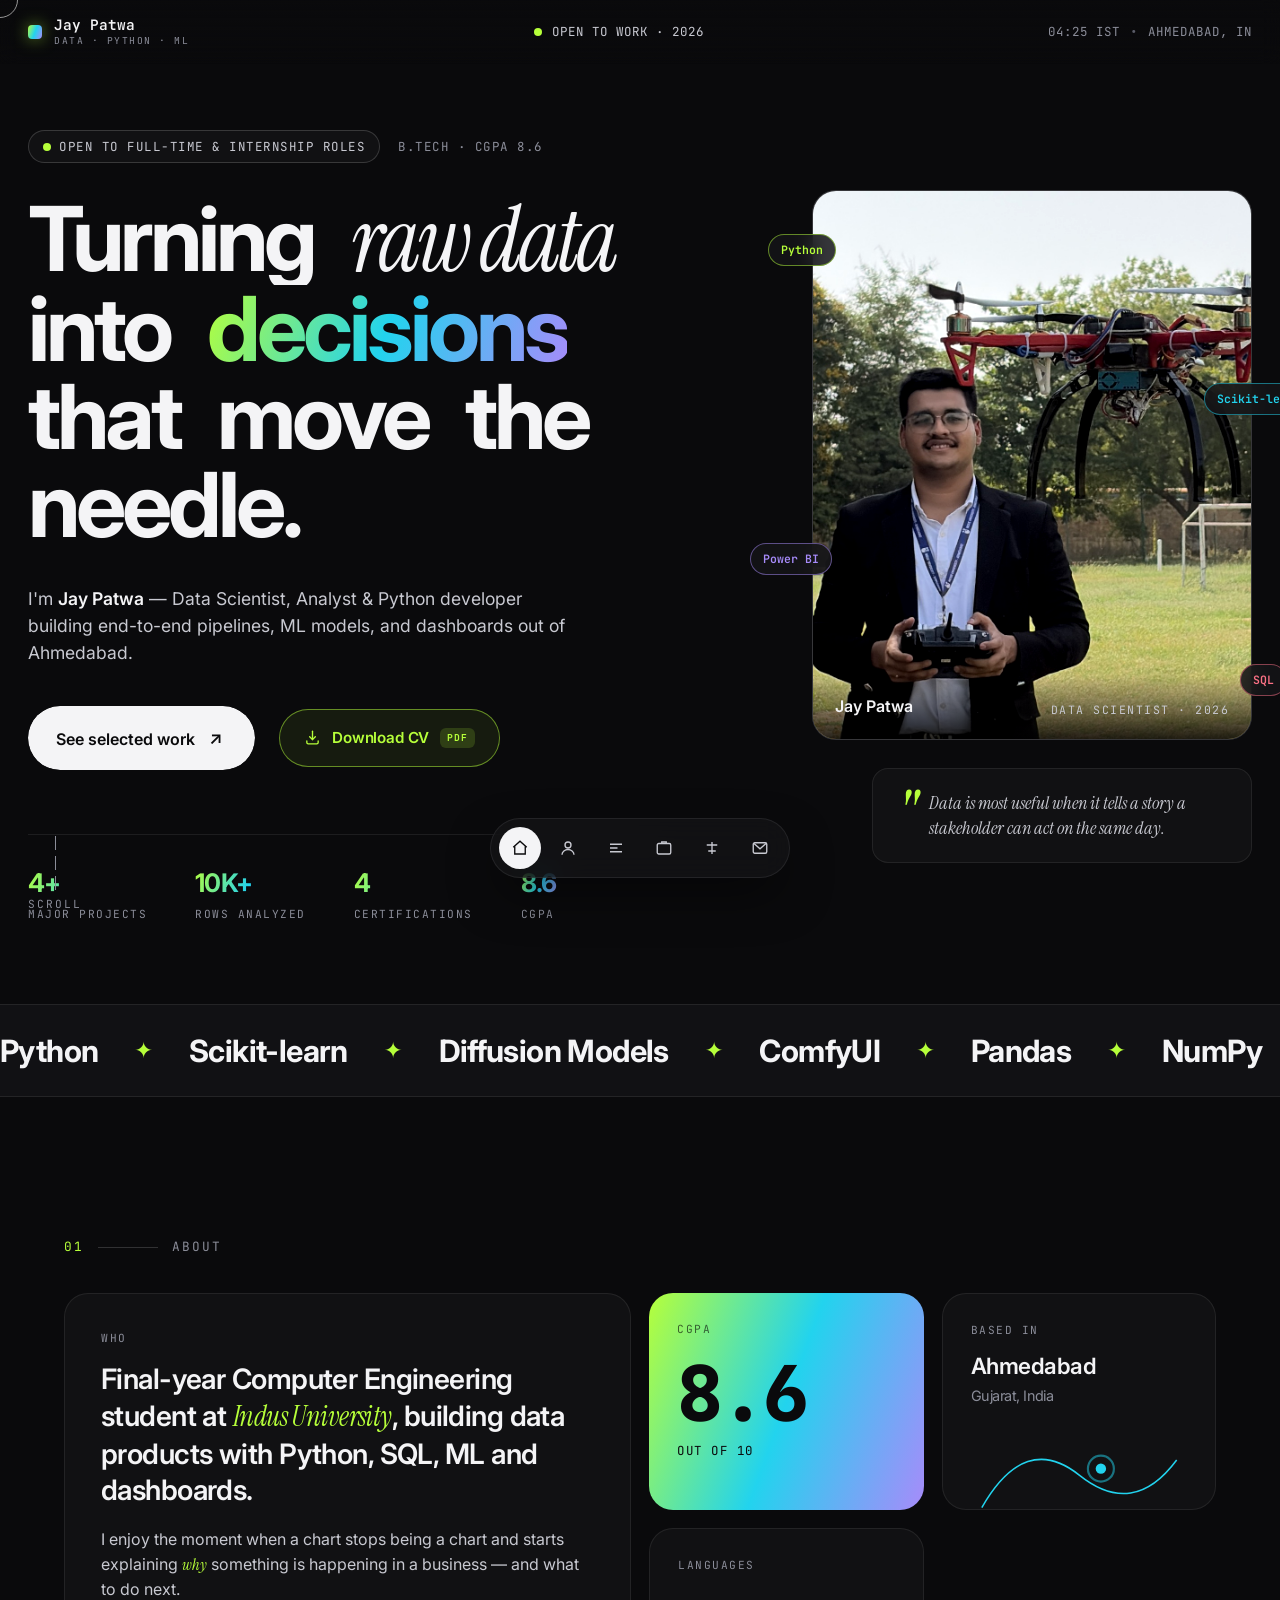
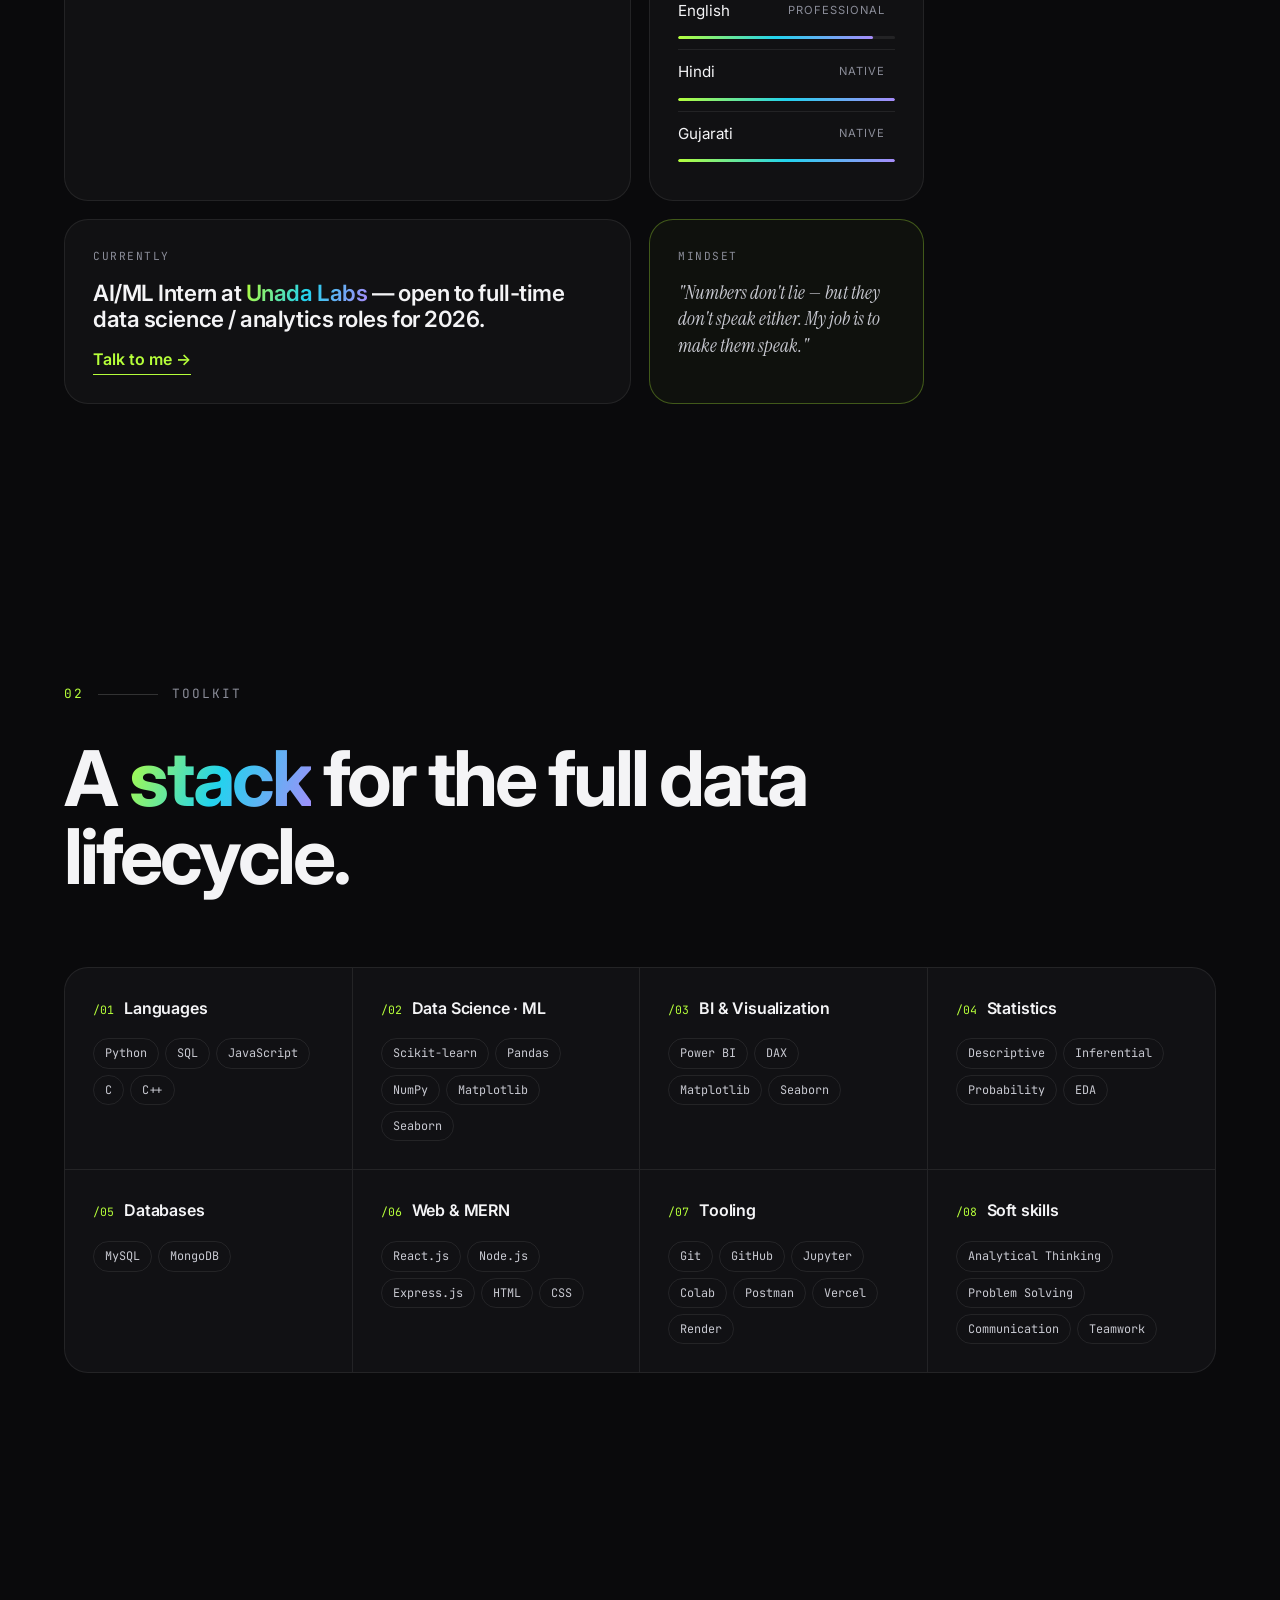
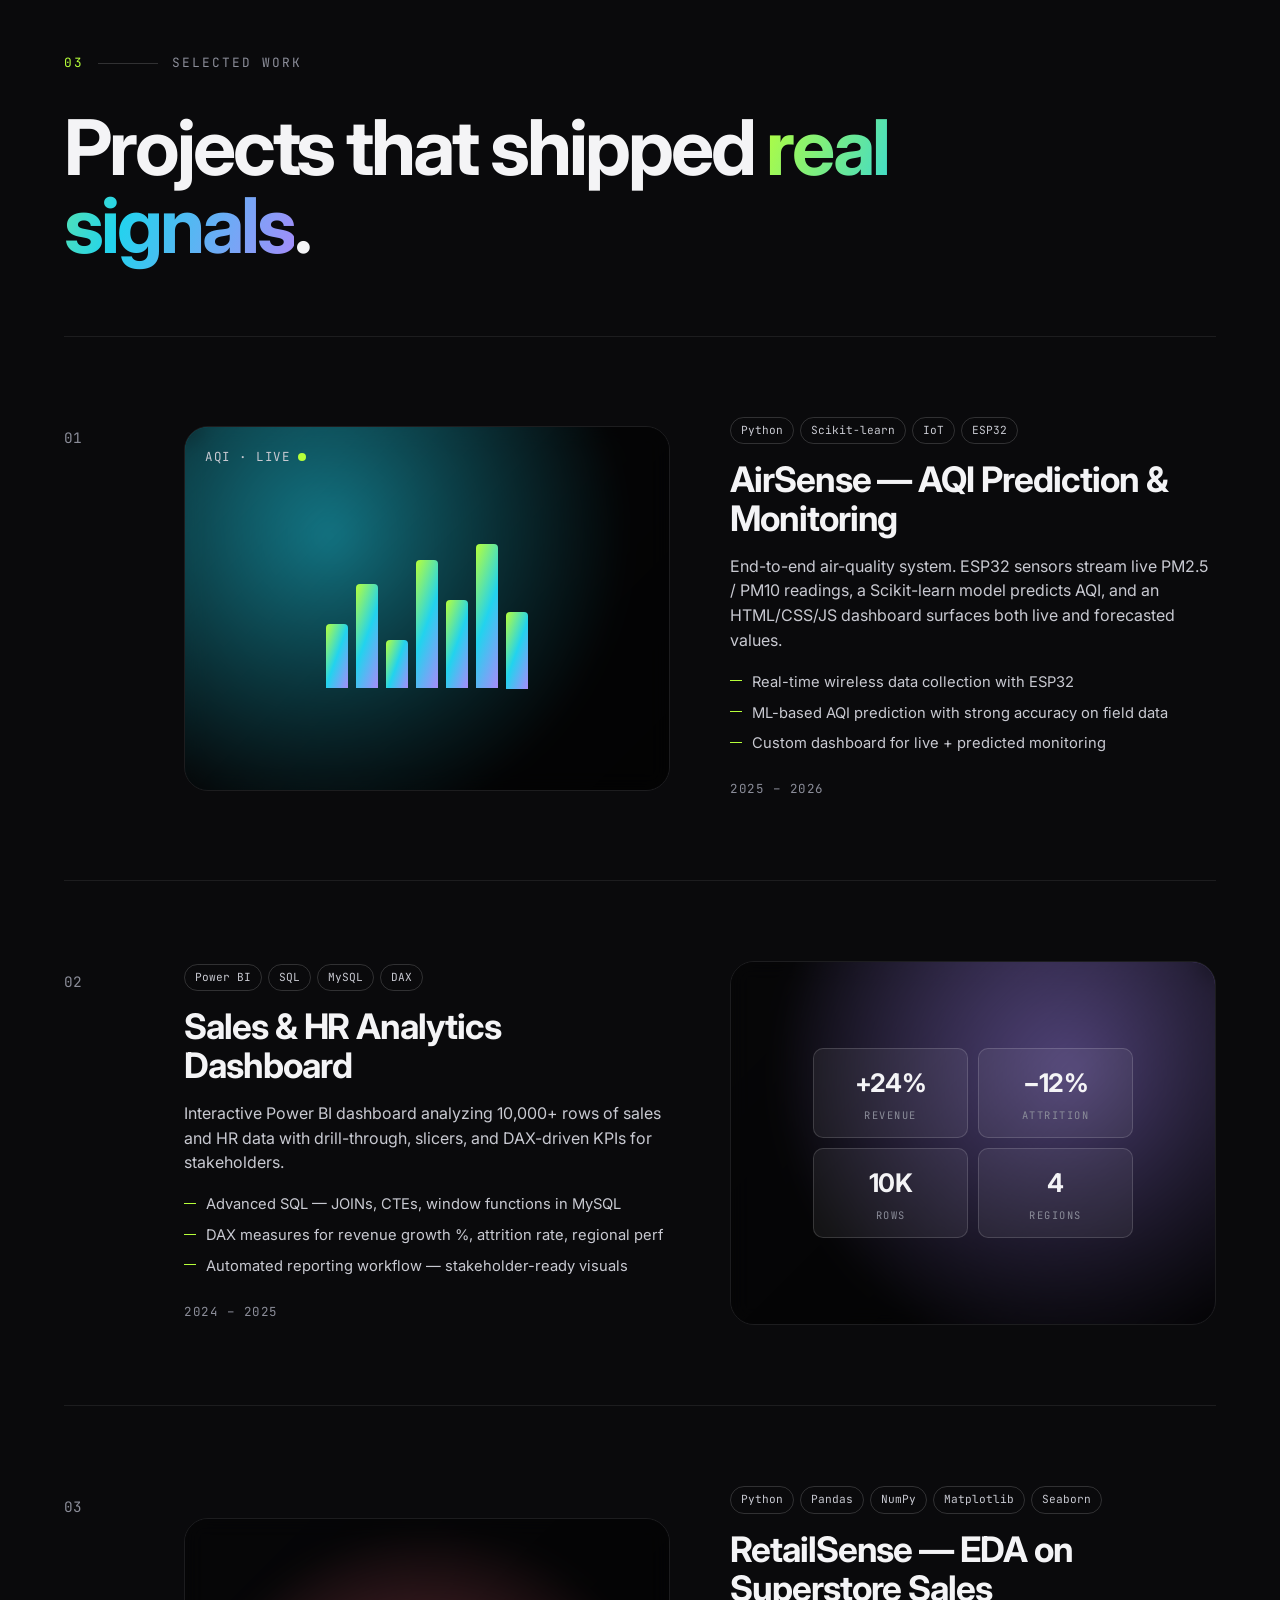
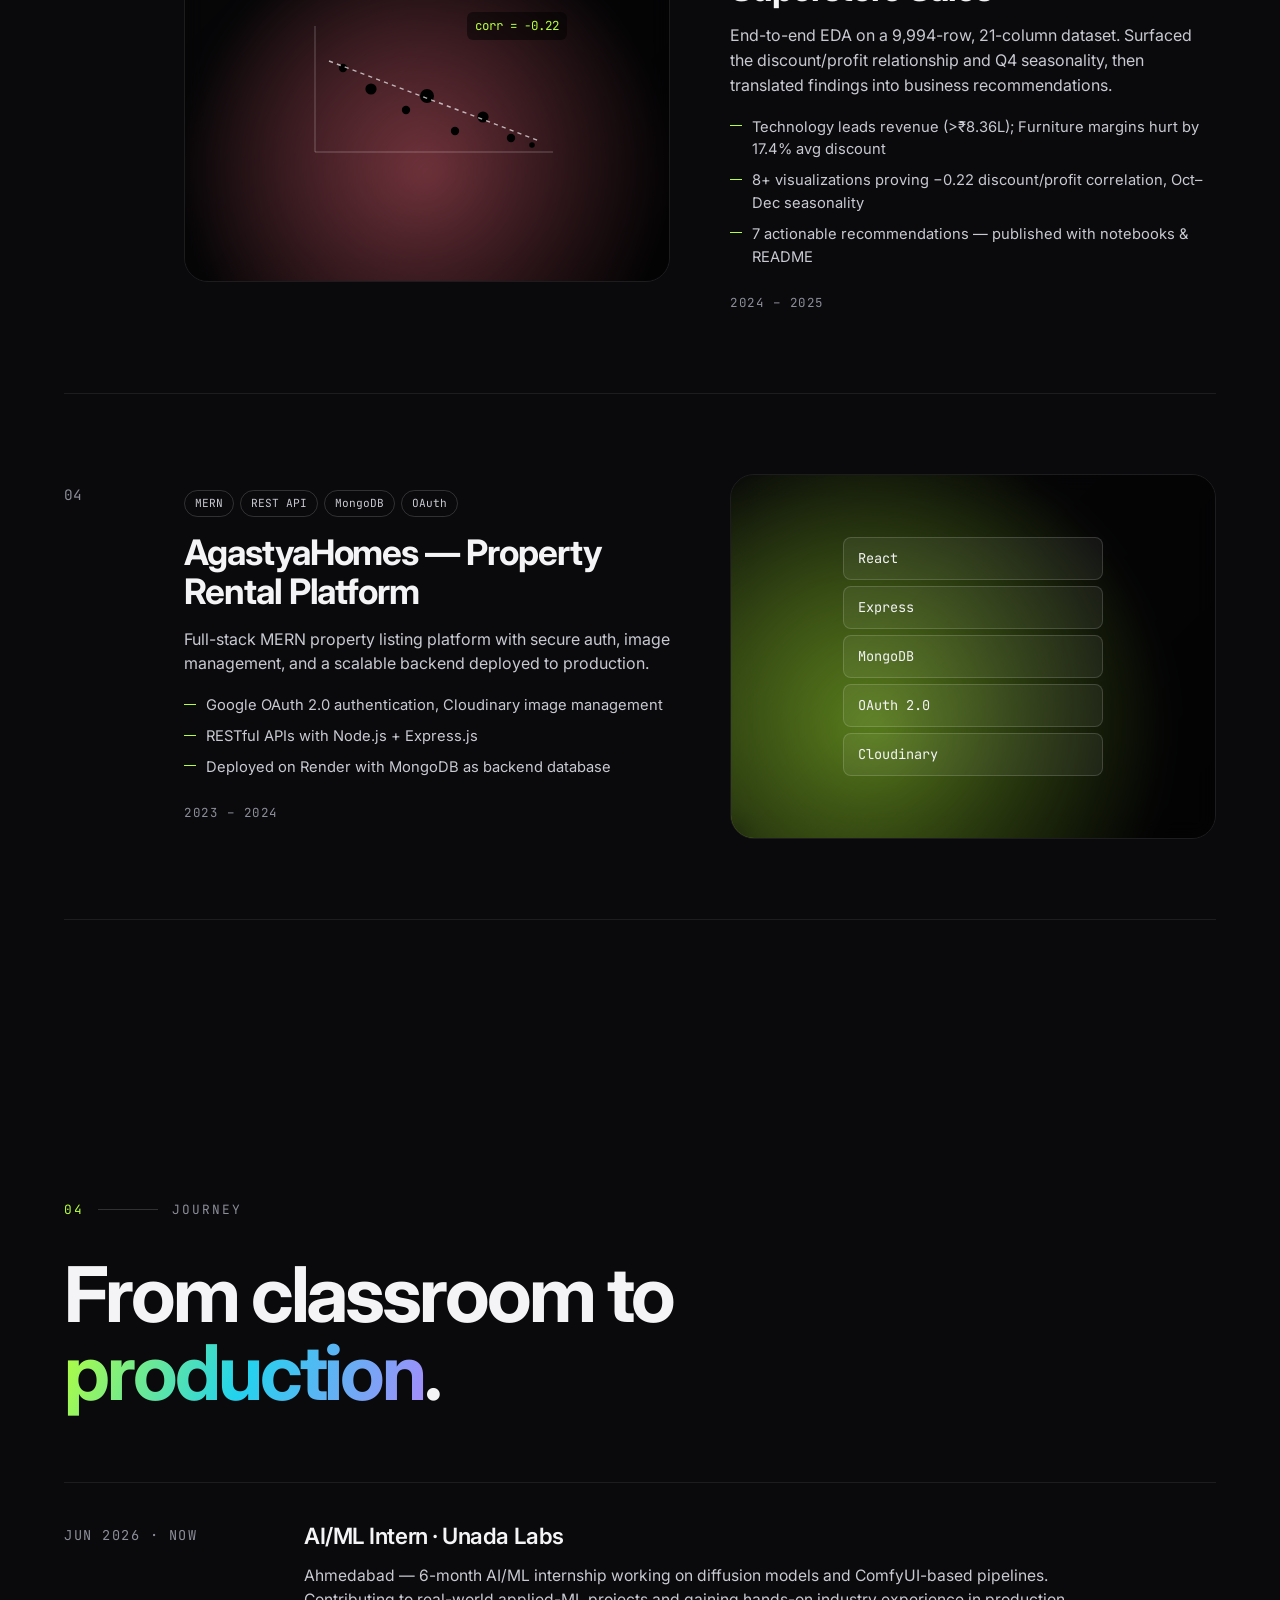
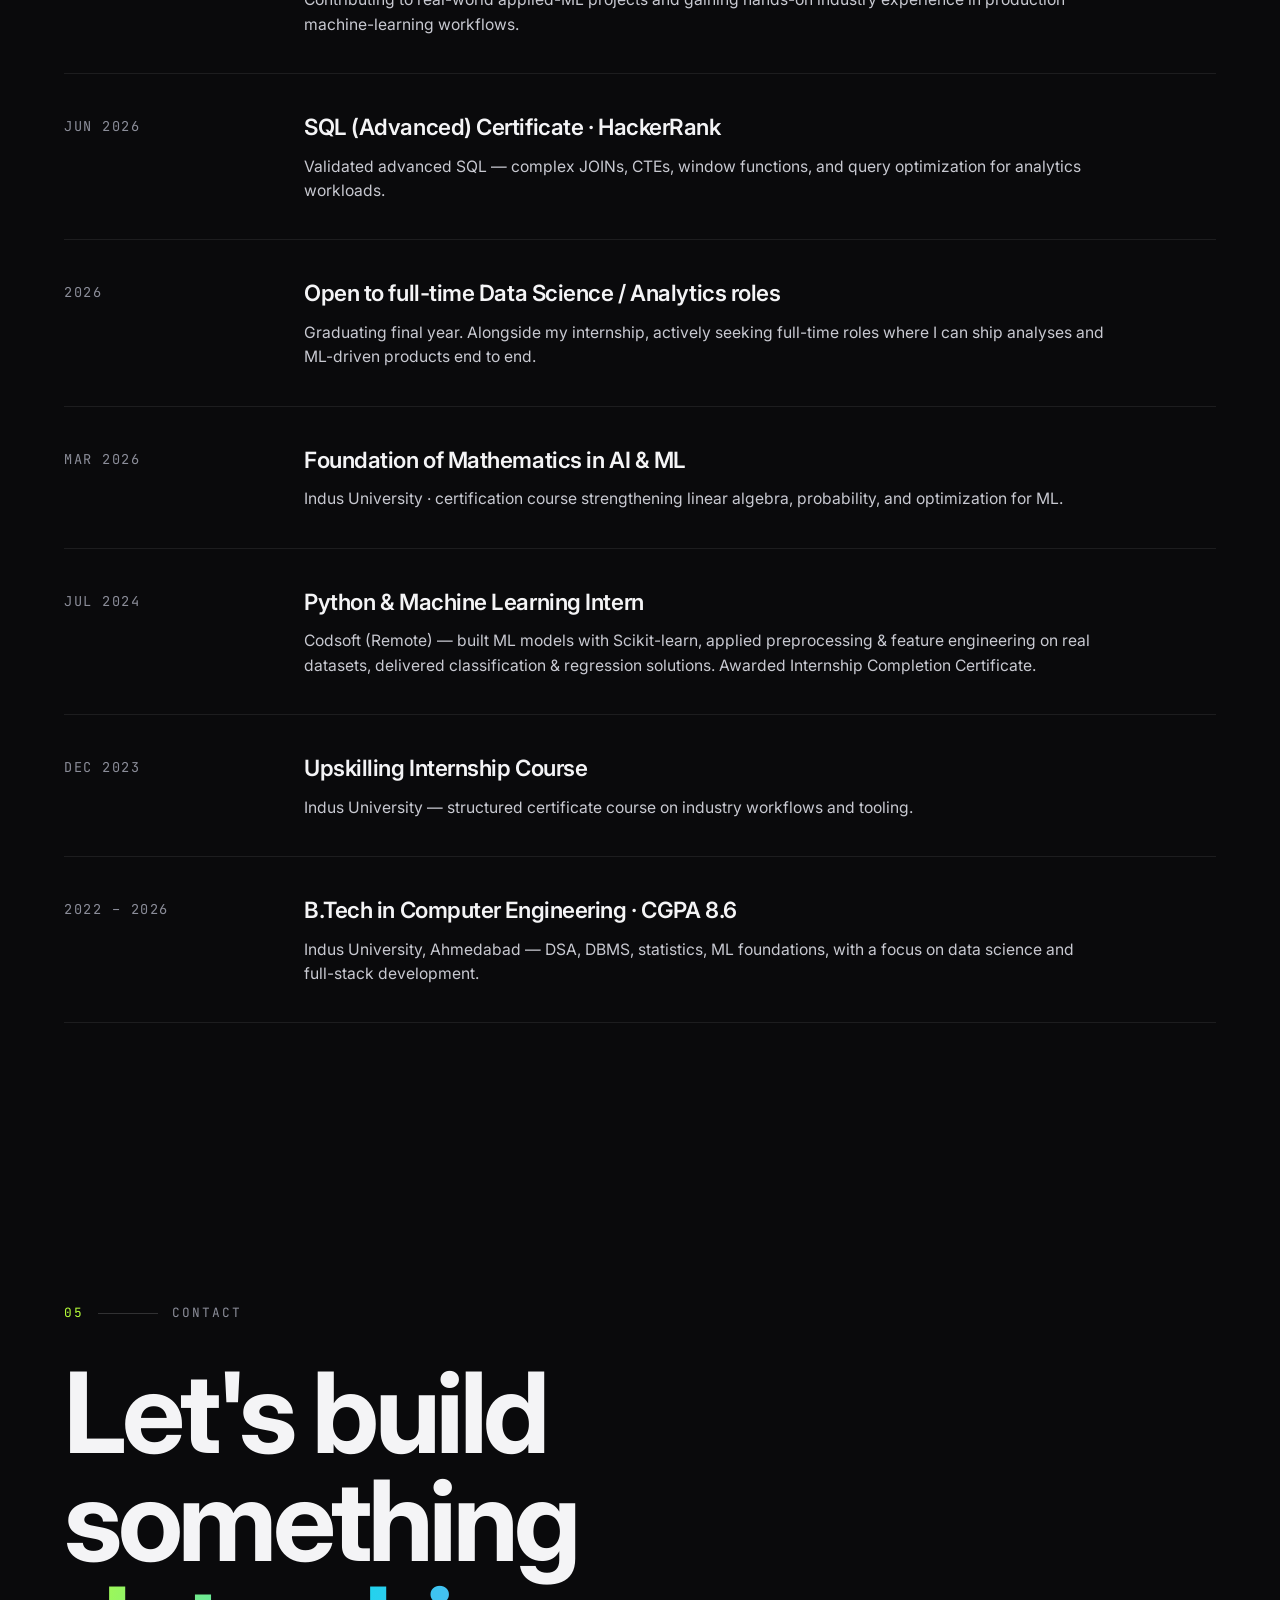
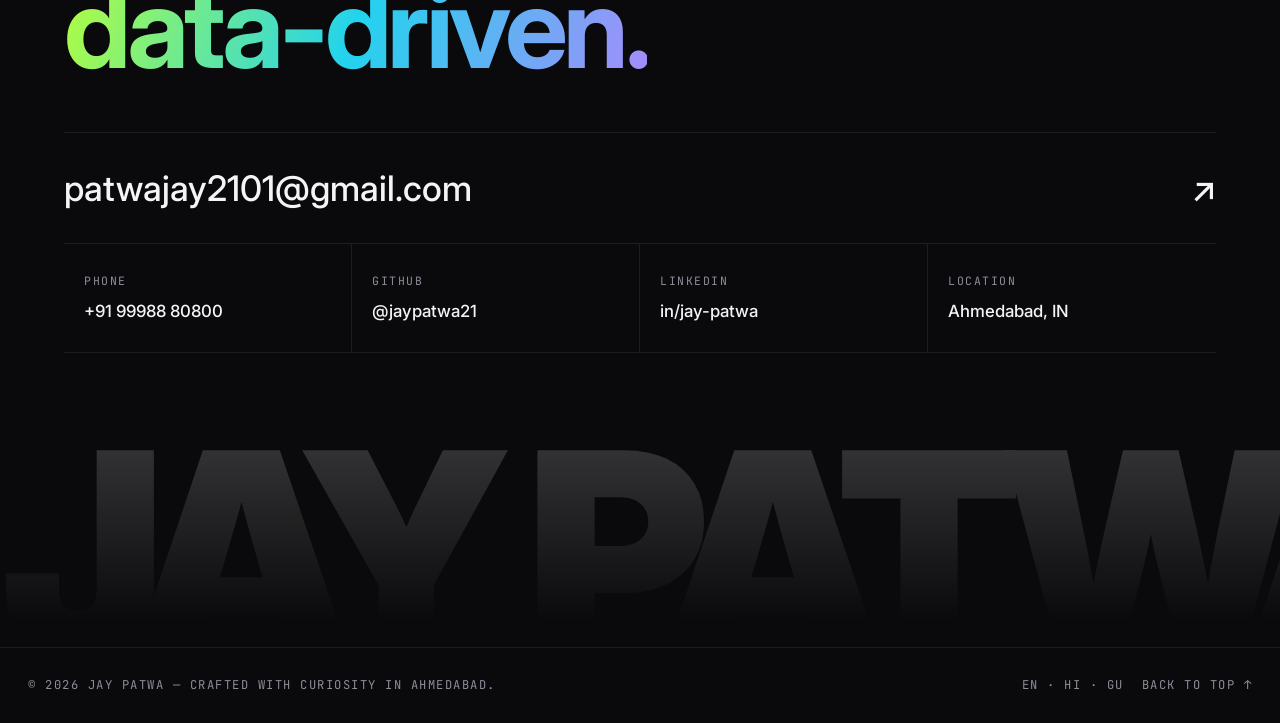
<file: index.html>
<!DOCTYPE html>
<html lang="en">
<head>
<script type="text/javascript">
    (function(c,l,a,r,i,t,y){
        c[a]=c[a]||function(){(c[a].q=c[a].q||[]).push(arguments)};
        t=l.createElement(r);t.async=1;t.src="https://www.clarity.ms/tag/"+i;
        y=l.getElementsByTagName(r)[0];y.parentNode.insertBefore(t,y);
    })(window, document, "clarity", "script", "xhzvs43ss1");
</script>
<meta charset="UTF-8" />
<meta name="viewport" content="width=device-width, initial-scale=1.0, viewport-fit=cover" />
<meta name="theme-color" content="#0a0a0c" />
<meta name="color-scheme" content="dark" />
<title>Jay Patwa — Data Scientist & Python Developer</title>
<meta name="description" content="Portfolio of Jay Patwa — Data Scientist, Data Analyst & Python Developer based in Ahmedabad, India." />
<meta property="og:title" content="Jay Patwa — Data Scientist & Python Developer" />
<meta property="og:description" content="Open to Work · Data Science / Analytics roles · Ahmedabad, India." />
<meta property="og:image" content="profile.jpg" />
<meta property="og:type" content="website" />
<link rel="preconnect" href="https://fonts.googleapis.com" />
<link rel="preconnect" href="https://fonts.gstatic.com" crossorigin />
<link href="https://fonts.googleapis.com/css2?family=Instrument+Serif:ital@0;1&family=Inter:wght@300;400;500;600;700;800;900&family=JetBrains+Mono:wght@400;500&display=swap" rel="stylesheet" />
<link rel="stylesheet" href="styles.css?v=2" />
</head>
<body>

<!-- Page preloader -->
<div class="preloader" id="preloader">
  <div class="preloader-inner">
    <div class="preloader-text">
      <span>J</span><span>A</span><span>Y</span>
      <span class="dot">.</span>
      <span>P</span><span>A</span><span>T</span><span>W</span><span>A</span>
    </div>
    <div class="preloader-bar"><div class="preloader-fill" id="preloaderFill"></div></div>
    <div class="preloader-meta">
      <span>Loading portfolio</span>
      <span id="preloaderPct">0%</span>
    </div>
  </div>
</div>

<!-- Custom cursor -->
<div class="cursor-dot" id="cursorDot"></div>
<div class="cursor-ring" id="cursorRing"><span id="cursorLabel"></span></div>

<!-- Scroll progress -->
<div class="scroll-progress" id="scrollProgress"></div>

<!-- Animated mesh background -->
<div class="mesh-bg">
  <div class="blob b1"></div>
  <div class="blob b2"></div>
  <div class="blob b3"></div>
  <div class="noise"></div>
  <div class="grain"></div>
</div>

<!-- Floating dock nav -->
<nav class="dock" id="dock">
  <a href="#home" data-tip="Home" class="dock-item active">
    <svg viewBox="0 0 24 24" fill="none" stroke="currentColor" stroke-width="1.8"><path d="M3 11l9-8 9 8M5 10v10h14V10"/></svg>
  </a>
  <a href="#about" data-tip="About" class="dock-item">
    <svg viewBox="0 0 24 24" fill="none" stroke="currentColor" stroke-width="1.8"><circle cx="12" cy="8" r="4"/><path d="M4 21c0-4 4-7 8-7s8 3 8 7"/></svg>
  </a>
  <a href="#skills" data-tip="Skills" class="dock-item">
    <svg viewBox="0 0 24 24" fill="none" stroke="currentColor" stroke-width="1.8"><path d="M4 7h16M4 12h10M4 17h16"/></svg>
  </a>
  <a href="#work" data-tip="Work" class="dock-item">
    <svg viewBox="0 0 24 24" fill="none" stroke="currentColor" stroke-width="1.8"><rect x="3" y="6" width="18" height="14" rx="2"/><path d="M9 6V4h6v2"/></svg>
  </a>
  <a href="#timeline" data-tip="Journey" class="dock-item">
    <svg viewBox="0 0 24 24" fill="none" stroke="currentColor" stroke-width="1.8"><path d="M12 4v16M5 8h14M7 16h10"/></svg>
  </a>
  <a href="#contact" data-tip="Contact" class="dock-item">
    <svg viewBox="0 0 24 24" fill="none" stroke="currentColor" stroke-width="1.8"><path d="M4 6l8 7 8-7"/><rect x="3" y="5" width="18" height="14" rx="2"/></svg>
  </a>
</nav>

<!-- Top status bar -->
<header class="topbar">
  <a href="#home" class="brand" data-cursor="link">
    <span class="brand-mark"></span>
    <span class="brand-text">Jay Patwa<small>Data · Python · ML</small></span>
  </a>
  <div class="status">
    <span class="status-dot"></span>
    <span class="status-text">Open to Work · 2026</span>
  </div>
  <div class="topbar-meta">
    <span id="clock">--:--</span>
    <span class="dotsep">•</span>
    <span>Ahmedabad, IN</span>
  </div>
</header>

<!-- ========================= HERO ========================= -->
<section id="home" class="hero">
  <div class="hero-grid">
    <div class="hero-left">
      <div class="hero-meta">
        <span class="meta-pill">
          <span class="pulse"></span>
          Open to Full-Time & Internship Roles
        </span>
        <span class="meta-line">B.Tech · CGPA 8.6</span>
      </div>

      <h1 class="hero-headline">
        <span class="line"><span class="word">Turning</span> <span class="word"><i>raw data</i></span></span>
        <span class="line"><span class="word">into</span> <span class="word grad">decisions</span></span>
        <span class="line"><span class="word">that</span> <span class="word">move</span> <span class="word">the</span> <span class="word">needle.</span></span>
      </h1>

      <p class="hero-sub">
        I'm <strong>Jay Patwa</strong> — Data Scientist, Analyst & Python developer
        building end-to-end pipelines, ML models, and dashboards out of Ahmedabad.
      </p>

      <div class="hero-actions">
        <a href="#work" class="btn-magnetic" data-cursor="view">
          <span class="btn-bg"></span>
          <span class="btn-label">
            <span class="btn-text">See selected work</span>
            <span class="btn-text">See selected work</span>
          </span>
          <span class="btn-arrow">↗</span>
        </a>
        <a href="Jay_CV.pdf" target="_blank" class="btn-resume" data-cursor="open">
          <svg viewBox="0 0 24 24" fill="none" stroke="currentColor" stroke-width="1.9" stroke-linecap="round" stroke-linejoin="round"><path d="M12 3v12"/><path d="M8 11l4 4 4-4"/><path d="M4 17v2a2 2 0 0 0 2 2h12a2 2 0 0 0 2-2v-2"/></svg>
          <span>Download CV</span>
          <span class="resume-tag">PDF</span>
        </a>
      </div>

      <div class="hero-stats">
        <div><b>4+</b><span>Major Projects</span></div>
        <div><b>10K+</b><span>Rows Analyzed</span></div>
        <div><b>4</b><span>Certifications</span></div>
        <div><b>8.6</b><span>CGPA</span></div>
      </div>
    </div>

    <div class="hero-right">
      <div class="portrait" data-cursor="hi">
        <div class="portrait-frame">
          <img src="profile.jpg" alt="Jay Patwa" />
          <div class="portrait-overlay">
            <span class="ov-name">Jay Patwa</span>
            <span class="ov-role">Data Scientist · 2026</span>
          </div>
        </div>
        <div class="portrait-badges">
          <span class="badge b-py">Python</span>
          <span class="badge b-ml">Scikit-learn</span>
          <span class="badge b-bi">Power BI</span>
          <span class="badge b-sql">SQL</span>
        </div>
      </div>

      <div class="quote-card">
        <span class="qmark">"</span>
        <p>Data is most useful when it tells a story a stakeholder can act on the same day.</p>
      </div>
    </div>
  </div>

  <div class="hero-foot">
    <div class="hero-arrow">
      <span></span><span></span><span></span>
      <p>Scroll</p>
    </div>
  </div>
</section>

<!-- ========================= MARQUEE STRIP ========================= -->
<div class="marquee" aria-hidden="true">
  <div class="marquee-track">
    <span>Python</span><i>✦</i>
    <span>Scikit-learn</span><i>✦</i>
    <span>Diffusion Models</span><i>✦</i>
    <span>ComfyUI</span><i>✦</i>
    <span>Pandas</span><i>✦</i>
    <span>NumPy</span><i>✦</i>
    <span>Power BI</span><i>✦</i>
    <span>DAX</span><i>✦</i>
    <span>SQL</span><i>✦</i>
    <span>MongoDB</span><i>✦</i>
    <span>MERN</span><i>✦</i>
    <span>ESP32 · IoT</span><i>✦</i>
    <span>EDA</span><i>✦</i>
    <span>Statistics</span><i>✦</i>

    <span>Python</span><i>✦</i>
    <span>Scikit-learn</span><i>✦</i>
    <span>Diffusion Models</span><i>✦</i>
    <span>ComfyUI</span><i>✦</i>
    <span>Pandas</span><i>✦</i>
    <span>NumPy</span><i>✦</i>
    <span>Power BI</span><i>✦</i>
    <span>DAX</span><i>✦</i>
    <span>SQL</span><i>✦</i>
    <span>MongoDB</span><i>✦</i>
    <span>MERN</span><i>✦</i>
    <span>ESP32 · IoT</span><i>✦</i>
    <span>EDA</span><i>✦</i>
    <span>Statistics</span><i>✦</i>
  </div>
</div>

<!-- ========================= ABOUT BENTO ========================= -->
<section id="about" class="section">
  <div class="container">
    <div class="kicker reveal">
      <span class="kicker-num">01</span>
      <span class="kicker-line"></span>
      <span class="kicker-text">About</span>
    </div>

    <div class="bento">
      <div class="bento-card big reveal">
        <div class="bc-label">Who</div>
        <h3>Final-year Computer Engineering student at <em>Indus University</em>, building data products with Python, SQL, ML and dashboards.</h3>
        <p>I enjoy the moment when a chart stops being a chart and starts explaining <em>why</em> something is happening in a business — and what to do next.</p>
      </div>

      <div class="bento-card grad-card reveal">
        <div class="bc-label">CGPA</div>
        <div class="big-num counter" data-target="8.6">0</div>
        <span>out of 10</span>
      </div>

      <div class="bento-card reveal">
        <div class="bc-label">Based in</div>
        <h4>Ahmedabad<br/><span class="muted">Gujarat, India</span></h4>
        <div class="mini-map">
          <svg viewBox="0 0 100 60" preserveAspectRatio="none">
            <path d="M5 40 Q 25 5, 50 25 T 95 18" fill="none" stroke="currentColor" stroke-width=".7"/>
            <circle cx="60" cy="22" r="2.4" fill="currentColor"/>
            <circle cx="60" cy="22" r="6" fill="none" stroke="currentColor" opacity=".5"/>
          </svg>
        </div>
      </div>

      <div class="bento-card reveal">
        <div class="bc-label">Languages</div>
        <ul class="lang-list">
          <li>English <small>Professional</small><div class="lvl"><i style="--w:90%"></i></div></li>
          <li>Hindi <small>Native</small><div class="lvl"><i style="--w:100%"></i></div></li>
          <li>Gujarati <small>Native</small><div class="lvl"><i style="--w:100%"></i></div></li>
        </ul>
      </div>

      <div class="bento-card wide reveal">
        <div class="bc-label">Currently</div>
        <h4>AI/ML Intern at <span class="grad-text">Unada Labs</span> — open to full-time data science / analytics roles for 2026.</h4>
        <a href="#contact" class="bc-cta" data-cursor="link">Talk to me →</a>
      </div>

      <div class="bento-card reveal accent-card">
        <div class="bc-label">Mindset</div>
        <p class="quote">"Numbers don't lie — but they don't speak either. My job is to make them speak."</p>
      </div>
    </div>
  </div>
</section>

<!-- ========================= SKILLS ========================= -->
<section id="skills" class="section">
  <div class="container">
    <div class="kicker reveal">
      <span class="kicker-num">02</span>
      <span class="kicker-line"></span>
      <span class="kicker-text">Toolkit</span>
    </div>

    <h2 class="section-title reveal">A <span class="grad-text">stack</span> for the full data lifecycle.</h2>

    <div class="skills-board">
      <div class="skill-block reveal">
        <div class="sb-head">
          <span class="sb-num">/01</span>
          <h3>Languages</h3>
        </div>
        <div class="sb-tags">
          <span data-cursor="copy">Python</span>
          <span data-cursor="copy">SQL</span>
          <span data-cursor="copy">JavaScript</span>
          <span data-cursor="copy">C</span>
          <span data-cursor="copy">C++</span>
        </div>
      </div>

      <div class="skill-block reveal">
        <div class="sb-head">
          <span class="sb-num">/02</span>
          <h3>Data Science · ML</h3>
        </div>
        <div class="sb-tags">
          <span data-cursor="copy">Scikit-learn</span>
          <span data-cursor="copy">Pandas</span>
          <span data-cursor="copy">NumPy</span>
          <span data-cursor="copy">Matplotlib</span>
          <span data-cursor="copy">Seaborn</span>
        </div>
      </div>

      <div class="skill-block reveal">
        <div class="sb-head">
          <span class="sb-num">/03</span>
          <h3>BI & Visualization</h3>
        </div>
        <div class="sb-tags">
          <span data-cursor="copy">Power BI</span>
          <span data-cursor="copy">DAX</span>
          <span data-cursor="copy">Matplotlib</span>
          <span data-cursor="copy">Seaborn</span>
        </div>
      </div>

      <div class="skill-block reveal">
        <div class="sb-head">
          <span class="sb-num">/04</span>
          <h3>Statistics</h3>
        </div>
        <div class="sb-tags">
          <span data-cursor="copy">Descriptive</span>
          <span data-cursor="copy">Inferential</span>
          <span data-cursor="copy">Probability</span>
          <span data-cursor="copy">EDA</span>
        </div>
      </div>

      <div class="skill-block reveal">
        <div class="sb-head">
          <span class="sb-num">/05</span>
          <h3>Databases</h3>
        </div>
        <div class="sb-tags">
          <span data-cursor="copy">MySQL</span>
          <span data-cursor="copy">MongoDB</span>
        </div>
      </div>

      <div class="skill-block reveal">
        <div class="sb-head">
          <span class="sb-num">/06</span>
          <h3>Web & MERN</h3>
        </div>
        <div class="sb-tags">
          <span data-cursor="copy">React.js</span>
          <span data-cursor="copy">Node.js</span>
          <span data-cursor="copy">Express.js</span>
          <span data-cursor="copy">HTML</span>
          <span data-cursor="copy">CSS</span>
        </div>
      </div>

      <div class="skill-block reveal">
        <div class="sb-head">
          <span class="sb-num">/07</span>
          <h3>Tooling</h3>
        </div>
        <div class="sb-tags">
          <span data-cursor="copy">Git</span>
          <span data-cursor="copy">GitHub</span>
          <span data-cursor="copy">Jupyter</span>
          <span data-cursor="copy">Colab</span>
          <span data-cursor="copy">Postman</span>
          <span data-cursor="copy">Vercel</span>
          <span data-cursor="copy">Render</span>
        </div>
      </div>

      <div class="skill-block reveal">
        <div class="sb-head">
          <span class="sb-num">/08</span>
          <h3>Soft skills</h3>
        </div>
        <div class="sb-tags">
          <span>Analytical Thinking</span>
          <span>Problem Solving</span>
          <span>Communication</span>
          <span>Teamwork</span>
        </div>
      </div>
    </div>
  </div>
</section>

<!-- ========================= WORK ========================= -->
<section id="work" class="section work-section">
  <div class="container">
    <div class="kicker reveal">
      <span class="kicker-num">03</span>
      <span class="kicker-line"></span>
      <span class="kicker-text">Selected Work</span>
    </div>

    <h2 class="section-title reveal">Projects that shipped <span class="grad-text">real signals</span>.</h2>

    <!-- Project 01 -->
    <article class="work-row reveal">
      <div class="work-num">01</div>
      <div class="work-art" data-cursor="case">
        <div class="art-bg art-1"></div>
        <div class="art-fg">
          <div class="chart-mock">
            <div class="bar" style="--h:40%"></div>
            <div class="bar" style="--h:65%"></div>
            <div class="bar" style="--h:30%"></div>
            <div class="bar" style="--h:80%"></div>
            <div class="bar" style="--h:55%"></div>
            <div class="bar" style="--h:90%"></div>
            <div class="bar" style="--h:48%"></div>
          </div>
          <div class="art-meta">
            <span>AQI · Live</span>
            <span class="art-pulse"></span>
          </div>
        </div>
      </div>
      <div class="work-info">
        <div class="work-tags">
          <span>Python</span><span>Scikit-learn</span><span>IoT</span><span>ESP32</span>
        </div>
        <h3>AirSense — AQI Prediction & Monitoring</h3>
        <p>End-to-end air-quality system. ESP32 sensors stream live PM2.5 / PM10 readings, a Scikit-learn model predicts AQI, and an HTML/CSS/JS dashboard surfaces both live and forecasted values.</p>
        <ul class="work-bullets">
          <li>Real-time wireless data collection with ESP32</li>
          <li>ML-based AQI prediction with strong accuracy on field data</li>
          <li>Custom dashboard for live + predicted monitoring</li>
        </ul>
        <span class="work-year">2025 – 2026</span>
      </div>
    </article>

    <!-- Project 02 -->
    <article class="work-row reverse reveal">
      <div class="work-num">02</div>
      <div class="work-art" data-cursor="case">
        <div class="art-bg art-2"></div>
        <div class="art-fg">
          <div class="kpi-mock">
            <div class="kpi"><b>+24%</b><span>Revenue</span></div>
            <div class="kpi"><b>−12%</b><span>Attrition</span></div>
            <div class="kpi"><b>10K</b><span>Rows</span></div>
            <div class="kpi"><b>4</b><span>Regions</span></div>
          </div>
        </div>
      </div>
      <div class="work-info">
        <div class="work-tags">
          <span>Power BI</span><span>SQL</span><span>MySQL</span><span>DAX</span>
        </div>
        <h3>Sales & HR Analytics Dashboard</h3>
        <p>Interactive Power BI dashboard analyzing 10,000+ rows of sales and HR data with drill-through, slicers, and DAX-driven KPIs for stakeholders.</p>
        <ul class="work-bullets">
          <li>Advanced SQL — JOINs, CTEs, window functions in MySQL</li>
          <li>DAX measures for revenue growth %, attrition rate, regional perf</li>
          <li>Automated reporting workflow — stakeholder-ready visuals</li>
        </ul>
        <span class="work-year">2024 – 2025</span>
      </div>
    </article>

    <!-- Project 03 -->
    <article class="work-row reveal">
      <div class="work-num">03</div>
      <div class="work-art" data-cursor="case">
        <div class="art-bg art-3"></div>
        <div class="art-fg">
          <div class="scatter-mock">
            <svg viewBox="0 0 200 120">
              <line x1="20" y1="100" x2="190" y2="100" stroke="currentColor" stroke-width=".5" opacity=".4"/>
              <line x1="20" y1="100" x2="20"  y2="10"  stroke="currentColor" stroke-width=".5" opacity=".4"/>
              <circle cx="40" cy="40"  r="3"/><circle cx="60" cy="55" r="4"/>
              <circle cx="85" cy="70"  r="3"/><circle cx="100" cy="60" r="5"/>
              <circle cx="120" cy="85" r="3"/><circle cx="140" cy="75" r="4"/>
              <circle cx="160" cy="90" r="3"/><circle cx="175" cy="95" r="2"/>
              <path d="M30 35 L 180 92" stroke="currentColor" stroke-width="1" opacity=".7" stroke-dasharray="3 3"/>
            </svg>
            <span class="corr">corr = −0.22</span>
          </div>
        </div>
      </div>
      <div class="work-info">
        <div class="work-tags">
          <span>Python</span><span>Pandas</span><span>NumPy</span><span>Matplotlib</span><span>Seaborn</span>
        </div>
        <h3>RetailSense — EDA on Superstore Sales</h3>
        <p>End-to-end EDA on a 9,994-row, 21-column dataset. Surfaced the discount/profit relationship and Q4 seasonality, then translated findings into business recommendations.</p>
        <ul class="work-bullets">
          <li>Technology leads revenue (>₹8.36L); Furniture margins hurt by 17.4% avg discount</li>
          <li>8+ visualizations proving −0.22 discount/profit correlation, Oct–Dec seasonality</li>
          <li>7 actionable recommendations — published with notebooks & README</li>
        </ul>
        <span class="work-year">2024 – 2025</span>
      </div>
    </article>

    <!-- Project 04 -->
    <article class="work-row reverse reveal">
      <div class="work-num">04</div>
      <div class="work-art" data-cursor="case">
        <div class="art-bg art-4"></div>
        <div class="art-fg">
          <div class="stack-mock">
            <div class="stack-row">React</div>
            <div class="stack-row">Express</div>
            <div class="stack-row">MongoDB</div>
            <div class="stack-row">OAuth 2.0</div>
            <div class="stack-row">Cloudinary</div>
          </div>
        </div>
      </div>
      <div class="work-info">
        <div class="work-tags">
          <span>MERN</span><span>REST API</span><span>MongoDB</span><span>OAuth</span>
        </div>
        <h3>AgastyaHomes — Property Rental Platform</h3>
        <p>Full-stack MERN property listing platform with secure auth, image management, and a scalable backend deployed to production.</p>
        <ul class="work-bullets">
          <li>Google OAuth 2.0 authentication, Cloudinary image management</li>
          <li>RESTful APIs with Node.js + Express.js</li>
          <li>Deployed on Render with MongoDB as backend database</li>
        </ul>
        <span class="work-year">2023 – 2024</span>
      </div>
    </article>
  </div>
</section>

<!-- ========================= TIMELINE ========================= -->
<section id="timeline" class="section">
  <div class="container">
    <div class="kicker reveal">
      <span class="kicker-num">04</span>
      <span class="kicker-line"></span>
      <span class="kicker-text">Journey</span>
    </div>

    <h2 class="section-title reveal">From classroom to <span class="grad-text">production</span>.</h2>

    <ol class="timeline">
      <li class="t-row reveal">
        <span class="t-when">Jun 2026 · Now</span>
        <div class="t-body">
          <h3>AI/ML Intern · Unada Labs</h3>
          <p>Ahmedabad — 6-month AI/ML internship working on diffusion models and ComfyUI-based pipelines. Contributing to real-world applied-ML projects and gaining hands-on industry experience in production machine-learning workflows.</p>
        </div>
      </li>
      <li class="t-row reveal">
        <span class="t-when">Jun 2026</span>
        <div class="t-body">
          <h3>SQL (Advanced) Certificate · HackerRank</h3>
          <p>Validated advanced SQL — complex JOINs, CTEs, window functions, and query optimization for analytics workloads.</p>
        </div>
      </li>
      <li class="t-row reveal">
        <span class="t-when">2026</span>
        <div class="t-body">
          <h3>Open to full-time Data Science / Analytics roles</h3>
          <p>Graduating final year. Alongside my internship, actively seeking full-time roles where I can ship analyses and ML-driven products end to end.</p>
        </div>
      </li>
      <li class="t-row reveal">
        <span class="t-when">Mar 2026</span>
        <div class="t-body">
          <h3>Foundation of Mathematics in AI & ML</h3>
          <p>Indus University · certification course strengthening linear algebra, probability, and optimization for ML.</p>
        </div>
      </li>
      <li class="t-row reveal">
        <span class="t-when">Jul 2024</span>
        <div class="t-body">
          <h3>Python & Machine Learning Intern</h3>
          <p>Codsoft (Remote) — built ML models with Scikit-learn, applied preprocessing & feature engineering on real datasets, delivered classification & regression solutions. Awarded Internship Completion Certificate.</p>
        </div>
      </li>
      <li class="t-row reveal">
        <span class="t-when">Dec 2023</span>
        <div class="t-body">
          <h3>Upskilling Internship Course</h3>
          <p>Indus University — structured certificate course on industry workflows and tooling.</p>
        </div>
      </li>
      <li class="t-row reveal">
        <span class="t-when">2022 – 2026</span>
        <div class="t-body">
          <h3>B.Tech in Computer Engineering · CGPA 8.6</h3>
          <p>Indus University, Ahmedabad — DSA, DBMS, statistics, ML foundations, with a focus on data science and full-stack development.</p>
        </div>
      </li>
    </ol>
  </div>
</section>

<!-- ========================= CONTACT ========================= -->
<section id="contact" class="section contact-section">
  <div class="container">
    <div class="kicker reveal">
      <span class="kicker-num">05</span>
      <span class="kicker-line"></span>
      <span class="kicker-text">Contact</span>
    </div>

    <h2 class="contact-headline reveal">
      Let's build<br/>
      something<br/>
      <span class="grad-text">data-driven.</span>
    </h2>

    <a href="mailto:patwajay2101@gmail.com" class="contact-mailto reveal" data-cursor="email">
      patwajay2101@gmail.com
      <span class="ml-arrow">↗</span>
    </a>

    <div class="contact-grid">
      <a href="tel:+919998880800" class="c-card reveal" data-cursor="link">
        <span class="c-label">Phone</span>
        <span class="c-val">+91 99988 80800</span>
      </a>
      <a href="https://github.com/jaypatwa21" target="_blank" rel="noopener" class="c-card reveal" data-cursor="link">
        <span class="c-label">GitHub</span>
        <span class="c-val">@jaypatwa21</span>
      </a>
      <a href="https://www.linkedin.com/in/jay-patwa-b625031b2/" target="_blank" rel="noopener" class="c-card reveal" data-cursor="link">
        <span class="c-label">LinkedIn</span>
        <span class="c-val">in/jay-patwa</span>
      </a>
      <div class="c-card reveal">
        <span class="c-label">Location</span>
        <span class="c-val">Ahmedabad, IN</span>
      </div>
    </div>
  </div>

  <div class="big-name" aria-hidden="true">JAY&nbsp;PATWA</div>

  <footer class="footer">
    <div>© <span id="yr"></span> Jay Patwa — Crafted with curiosity in Ahmedabad.</div>
    <div class="footer-right">
      <span>EN · HI · GU</span>
      <a href="#home" data-cursor="up">Back to top ↑</a>
    </div>
  </footer>
</section>

<script src="script.js"></script>
</body>
</html>
</file>
<file: styles.css>
/* ==========================================================
   Jay Patwa — Premium Portfolio (test build)
   Editorial dark theme · cursor · marquee · bento · timeline
========================================================== */

:root{
  --bg:        #0a0a0c;
  --bg-soft:   #111114;
  --ink:       #f4f4f6;
  --ink-2:     #c8c9d1;
  --ink-3:     #8b8d99;
  --ink-4:     #5a5c68;
  --line:      rgba(255,255,255,.08);
  --line-2:    rgba(255,255,255,.16);
  --surface:   rgba(255,255,255,.03);
  --surface-2: rgba(255,255,255,.06);

  --acc:       #b6ff3a;     /* electric lime */
  --acc-2:     #a78bfa;     /* violet */
  --acc-3:     #fb7185;     /* coral */
  --acc-cyan:  #22d3ee;

  --grad:      linear-gradient(110deg, #b6ff3a 0%, #22d3ee 50%, #a78bfa 100%);
  --grad-soft: linear-gradient(135deg, rgba(182,255,58,.10), rgba(167,139,250,.10));

  --r-lg: 24px;
  --r-md: 16px;
  --r-sm: 10px;

  --ease: cubic-bezier(.22,.61,.36,1);
  --ease-out: cubic-bezier(.16,1,.3,1);
}

*{ margin:0; padding:0; box-sizing:border-box; }
html, body{ background:var(--bg); color:var(--ink); }
html{ scroll-behavior:smooth; }
body{
  font-family:'Inter', system-ui, -apple-system, Segoe UI, sans-serif;
  font-weight:400;
  line-height:1.55;
  overflow-x:hidden;
  cursor:none;
  -webkit-font-smoothing:antialiased;
  text-rendering:optimizeLegibility;
}
img{ max-width:100%; display:block; }
a{ color:inherit; text-decoration:none; }
ul,ol{ list-style:none; }
em{ font-family:'Instrument Serif', serif; font-style:italic; font-weight:400; }
i{ font-style:normal; }
button{ font:inherit; }

/* ==========================================================
   Preloader
========================================================== */
.preloader{
  position:fixed; inset:0; z-index:9999;
  background:var(--bg);
  display:grid; place-items:center;
  transition: opacity .8s var(--ease), transform .8s var(--ease);
}
.preloader.done{
  opacity:0;
  transform: translateY(-100%);
  pointer-events:none;
}
.preloader-inner{
  width: min(560px, 80vw);
  text-align:center;
}
.preloader-text{
  font-size: clamp(2.4rem, 6vw, 4rem);
  font-weight:800;
  letter-spacing:-.04em;
  margin-bottom: 28px;
  display:flex; justify-content:center; gap:.05em;
}
.preloader-text span{
  display:inline-block;
  opacity:0; transform:translateY(40px);
  animation: pl-up .6s var(--ease-out) forwards;
}
.preloader-text span.dot{ color: var(--acc); }
.preloader-text span:nth-child(1){ animation-delay:.05s; }
.preloader-text span:nth-child(2){ animation-delay:.10s; }
.preloader-text span:nth-child(3){ animation-delay:.15s; }
.preloader-text span:nth-child(4){ animation-delay:.20s; }
.preloader-text span:nth-child(5){ animation-delay:.25s; }
.preloader-text span:nth-child(6){ animation-delay:.30s; }
.preloader-text span:nth-child(7){ animation-delay:.35s; }
.preloader-text span:nth-child(8){ animation-delay:.40s; }
.preloader-text span:nth-child(9){ animation-delay:.45s; }
@keyframes pl-up{ to { opacity:1; transform:none; } }

.preloader-bar{
  height: 2px;
  background: var(--line);
  border-radius: 2px;
  overflow:hidden;
  margin-bottom: 12px;
}
.preloader-fill{
  height:100%;
  background: var(--grad);
  width:0%;
  transition: width .25s linear;
}
.preloader-meta{
  display:flex; justify-content:space-between;
  font-family:'JetBrains Mono', monospace;
  font-size:.78rem;
  color: var(--ink-3);
  letter-spacing:1px;
  text-transform:uppercase;
}

/* ==========================================================
   Custom cursor
========================================================== */
.cursor-dot, .cursor-ring{
  position:fixed; top:0; left:0;
  pointer-events:none;
  z-index:9000;
  will-change: transform;
  transform: translate3d(-100px,-100px,0);
}
.cursor-dot{
  width: 6px; height:6px;
  background: var(--ink);
  border-radius:50%;
  margin: -3px 0 0 -3px;
  transition: width .25s var(--ease), height .25s var(--ease), background .25s ease;
  mix-blend-mode: difference;
}
.cursor-ring{
  width:36px; height:36px;
  border:1.5px solid rgba(255,255,255,.6);
  border-radius:50%;
  margin: -18px 0 0 -18px;
  display:grid; place-items:center;
  transition: width .35s var(--ease), height .35s var(--ease),
              background .3s ease, border-color .3s ease, color .3s ease;
  font-family:'JetBrains Mono', monospace;
  font-size:.7rem;
  font-weight:600;
  text-transform:uppercase;
  letter-spacing:1px;
  color: transparent;
  mix-blend-mode: difference;
}
.cursor-ring.is-hover{
  width:64px; height:64px;
  margin:-32px 0 0 -32px;
  background: var(--acc);
  border-color: var(--acc);
  color: #000;
}
.cursor-ring.is-hover #cursorLabel{ color: #000; }
.cursor-dot.is-hover{
  opacity:0;
}

/* Keep keyboard / touch users happy */
@media (hover:none){
  body{ cursor:auto; }
  .cursor-dot, .cursor-ring{ display:none; }
}

/* ==========================================================
   Scroll progress
========================================================== */
.scroll-progress{
  position:fixed; top:0; left:0;
  height:2px; width:0%;
  background: var(--grad);
  z-index: 8500;
  transition: width .1s linear;
}

/* ==========================================================
   Background mesh
========================================================== */
.mesh-bg{
  position:fixed; inset:0; z-index:-3;
  overflow:hidden;
  background: var(--bg);
}
.blob{
  position:absolute;
  border-radius:50%;
  filter: blur(120px);
  opacity:.45;
}
.b1{ width:560px; height:560px; background:#22d3ee; top:-160px; left:-120px; }
.b2{ width:520px; height:520px; background:#a78bfa; bottom:-200px; right:-120px; }
.b3{ width:420px; height:420px; background:#fb7185; top:40%;       left:50%; transform: translate(-50%,-50%); opacity:.25; }
.b1, .b2, .b3{ animation: float 18s ease-in-out infinite; }
.b2{ animation-duration: 22s; animation-delay: -6s; }
.b3{ animation-duration: 26s; animation-delay: -12s; }
@keyframes float{
  0%,100%{ transform: translate(0,0) scale(1); }
  50%   { transform: translate(40px, -30px) scale(1.05); }
}
.b3{
  /* override: keep centered translate */
  animation-name: float-c;
}
@keyframes float-c{
  0%,100%{ transform: translate(-50%,-50%) scale(1); }
  50%   { transform: translate(-46%, -56%) scale(1.08); }
}
.noise{
  position:absolute; inset:0;
  background-image:
    linear-gradient(rgba(255,255,255,.04) 1px, transparent 1px),
    linear-gradient(90deg, rgba(255,255,255,.04) 1px, transparent 1px);
  background-size: 88px 88px;
  mask-image: radial-gradient(ellipse at center, black 30%, transparent 80%);
  -webkit-mask-image: radial-gradient(ellipse at center, black 30%, transparent 80%);
  opacity:.6;
}
.grain{
  position:absolute; inset:0;
  background:
    radial-gradient(rgba(255,255,255,.04) 1px, transparent 1px) 0 0/3px 3px;
  opacity:.35;
  mix-blend-mode: overlay;
  pointer-events:none;
}

/* ==========================================================
   Top bar
========================================================== */
.topbar{
  position:fixed; top:0; left:0; right:0;
  z-index: 80;
  display:flex; align-items:center; justify-content:space-between;
  padding: 18px 28px;
  font-family:'JetBrains Mono', monospace;
  font-size:.78rem;
  color: var(--ink-3);
  letter-spacing:1px;
  text-transform:uppercase;
  backdrop-filter: blur(10px);
  -webkit-backdrop-filter: blur(10px);
  background: linear-gradient(to bottom, rgba(10,10,12,.7), rgba(10,10,12,0));
}
.brand{
  display:flex; align-items:center; gap:12px;
  text-transform:none; letter-spacing:0;
  font-size: .9rem;
  color: var(--ink);
}
.brand-mark{
  width:14px; height:14px; border-radius:4px;
  background: var(--grad);
  box-shadow: 0 0 16px rgba(182,255,58,.5);
}
.brand-text{ display:flex; flex-direction:column; line-height:1; font-weight:600; }
.brand-text small{
  font-family:'JetBrains Mono', monospace;
  font-size:.6rem; color: var(--ink-3);
  margin-top: 4px;
  text-transform:uppercase; letter-spacing:1.5px;
  font-weight:400;
}
.status{
  display:flex; align-items:center; gap:10px;
}
.status-dot{
  width:8px; height:8px; border-radius:50%;
  background: var(--acc);
  box-shadow: 0 0 0 0 rgba(182,255,58,.6);
  animation: pulse 1.8s ease-out infinite;
}
@keyframes pulse{
  0%  { box-shadow: 0 0 0 0 rgba(182,255,58,.6); }
  100%{ box-shadow: 0 0 0 12px rgba(182,255,58,0); }
}
.status-text{ color: var(--ink-2); }
.topbar-meta{ display:flex; gap:10px; align-items:center; }
.dotsep{ color: var(--ink-4); }

/* ==========================================================
   Floating dock
========================================================== */
.dock{
  position:fixed; left:50%;
  bottom: 22px;
  transform: translateX(-50%);
  display:flex; gap: 6px;
  padding: 8px;
  border-radius: 999px;
  background: rgba(20,20,24,.7);
  backdrop-filter: blur(14px);
  -webkit-backdrop-filter: blur(14px);
  border:1px solid var(--line);
  z-index: 90;
  box-shadow: 0 20px 50px -10px rgba(0,0,0,.6);
}
.dock-item{
  width:42px; height:42px;
  display:grid; place-items:center;
  border-radius:50%;
  color: var(--ink-2);
  position:relative;
  transition: all .25s var(--ease);
}
.dock-item svg{ width:18px; height:18px; }
.dock-item:hover{
  background: var(--surface-2);
  color: var(--ink);
  transform: translateY(-4px);
}
.dock-item.active{
  background: var(--ink);
  color: var(--bg);
}
.dock-item::after{
  content: attr(data-tip);
  position:absolute;
  top: -34px; left:50%; transform: translateX(-50%) translateY(6px);
  background: var(--ink);
  color: var(--bg);
  padding: 4px 10px;
  font-size: .7rem;
  letter-spacing:.5px;
  border-radius: 6px;
  font-family:'JetBrains Mono', monospace;
  text-transform:uppercase;
  font-weight:600;
  opacity:0;
  pointer-events:none;
  transition: all .25s var(--ease);
  white-space:nowrap;
}
.dock-item:hover::after{
  opacity:1; transform: translateX(-50%) translateY(0);
}

/* ==========================================================
   Layout
========================================================== */
.container{
  width: min(1240px, 90vw);
  margin: 0 auto;
}
.section{
  padding: 140px 0;
  position:relative;
}

.kicker{
  display:flex; align-items:center; gap:14px;
  margin-bottom: 36px;
  font-family:'JetBrains Mono', monospace;
  font-size:.8rem;
  color: var(--ink-3);
  text-transform:uppercase;
  letter-spacing:2px;
}
.kicker-num{ color: var(--acc); }
.kicker-line{ flex:0 0 60px; height:1px; background: var(--line-2); }

.section-title{
  font-size: clamp(2.4rem, 6vw, 5rem);
  font-weight:700;
  line-height:1.02;
  letter-spacing:-.04em;
  max-width: 18ch;
  margin-bottom: 70px;
}
.grad-text{
  background: var(--grad);
  -webkit-background-clip:text; background-clip:text;
  color: transparent;
}

/* Reveal animation */
.reveal{
  opacity:0;
  transform: translateY(50px);
  transition: opacity 1.1s var(--ease-out), transform 1.1s var(--ease-out);
}
.reveal.visible{ opacity:1; transform:none; }

/* ==========================================================
   HERO
========================================================== */
.hero{
  min-height: 100vh;
  padding: 130px 28px 80px;
  position:relative;
  display:flex; align-items:center;
}
.hero-grid{
  display:grid;
  grid-template-columns: 1.25fr 1fr;
  gap: 80px;
  width: min(1300px, 100%);
  margin: 0 auto;
  align-items:center;
}

.hero-meta{
  display:flex; align-items:center; gap:18px;
  margin-bottom: 32px;
  flex-wrap:wrap;
}
.meta-pill{
  display:inline-flex; align-items:center; gap:8px;
  padding: 6px 14px;
  border:1px solid var(--line-2);
  border-radius: 999px;
  font-family:'JetBrains Mono', monospace;
  font-size: .78rem;
  text-transform:uppercase; letter-spacing:1.5px;
  color: var(--ink-2);
  background: var(--surface);
}
.pulse{
  width:8px; height:8px; border-radius:50%;
  background: var(--acc);
  box-shadow: 0 0 0 0 rgba(182,255,58,.6);
  animation: pulse 1.8s ease-out infinite;
}
.meta-line{
  font-family:'JetBrains Mono', monospace;
  font-size:.78rem;
  letter-spacing:1.5px;
  text-transform:uppercase;
  color: var(--ink-3);
}

.hero-headline{
  font-size: clamp(2.6rem, 7.4vw, 5.6rem);
  font-weight:700;
  line-height:.98;
  letter-spacing:-.045em;
  margin-bottom: 36px;
}
.hero-headline .line{
  display:block;
  overflow:hidden;
}
.hero-headline .word{
  display:inline-block;
  margin-right: .25em;
  opacity:0;
  transform: translateY(110%);
  animation: word-up 1s var(--ease-out) forwards;
}
.hero-headline .word.grad{
  background: var(--grad);
  -webkit-background-clip:text; background-clip:text;
  color:transparent;
}
.hero-headline .word i{ font-family:'Instrument Serif', serif; font-weight:400; font-style:italic; }
@keyframes word-up{ to{ opacity:1; transform: none; } }

/* stagger */
.hero-headline .line:nth-child(1) .word:nth-child(1){ animation-delay: .9s; }
.hero-headline .line:nth-child(1) .word:nth-child(2){ animation-delay: 1.0s; }
.hero-headline .line:nth-child(2) .word:nth-child(1){ animation-delay: 1.1s; }
.hero-headline .line:nth-child(2) .word:nth-child(2){ animation-delay: 1.2s; }
.hero-headline .line:nth-child(3) .word:nth-child(1){ animation-delay: 1.3s; }
.hero-headline .line:nth-child(3) .word:nth-child(2){ animation-delay: 1.35s; }
.hero-headline .line:nth-child(3) .word:nth-child(3){ animation-delay: 1.4s; }
.hero-headline .line:nth-child(3) .word:nth-child(4){ animation-delay: 1.5s; }

.hero-sub{
  font-size: 1.1rem;
  color: var(--ink-2);
  max-width: 540px;
  margin-bottom: 40px;
  opacity:0;
  animation: fade-in .9s var(--ease-out) 1.7s forwards;
}
.hero-sub strong{ color: var(--ink); font-weight:600; }
@keyframes fade-in{ to{ opacity:1; } }

.hero-actions{
  display:flex; align-items:center; gap: 24px;
  flex-wrap:wrap;
  margin-bottom: 64px;
  opacity:0;
  animation: fade-in .9s var(--ease-out) 1.9s forwards;
}

/* Magnetic button */
.btn-magnetic{
  position:relative;
  display:inline-flex; align-items:center; gap: 14px;
  padding: 18px 32px 18px 28px;
  border-radius: 999px;
  font-weight:600;
  color: var(--bg);
  isolation: isolate;
  transition: transform .35s var(--ease);
  overflow:hidden;
}
.btn-bg{
  position:absolute; inset:0;
  background: var(--ink);
  border-radius: 999px;
  z-index:-1;
  transition: transform .5s var(--ease-out), background .3s ease;
}
.btn-magnetic:hover .btn-bg{
  background: var(--acc);
}
.btn-label{
  position:relative;
  display:inline-block;
  height: 1.4em;
  overflow:hidden;
}
.btn-text{
  display:block;
  transition: transform .45s var(--ease-out);
}
.btn-magnetic:hover .btn-text{ transform: translateY(-100%); }

.btn-arrow{
  display:inline-block;
  font-size: 1.1rem;
  transition: transform .35s var(--ease-out);
}
.btn-magnetic:hover .btn-arrow{
  transform: translate(4px,-4px) rotate(0deg);
}

.link-underline{
  position:relative;
  font-size: .95rem;
  color: var(--ink-2);
  padding-bottom: 4px;
}
.link-underline::after{
  content:''; position:absolute; left:0; right:0; bottom:0;
  height:1px; background: currentColor;
  transform: scaleX(.4); transform-origin: left;
  transition: transform .4s var(--ease-out);
}
.link-underline:hover{ color: var(--ink); }
.link-underline:hover::after{ transform: scaleX(1); }

/* Highlighted résumé button */
.btn-resume{
  position:relative;
  display:inline-flex; align-items:center; gap: 11px;
  padding: 16px 24px;
  border-radius: 999px;
  font-weight: 600;
  font-size: .95rem;
  letter-spacing: -.01em;
  color: var(--acc);
  border: 1px solid rgba(182,255,58,.5);
  background: rgba(182,255,58,.07);
  isolation: isolate;
  overflow: hidden;
  transition: color .35s var(--ease), border-color .35s var(--ease),
              transform .35s var(--ease), box-shadow .35s var(--ease);
  animation: resume-pulse 2.8s ease-in-out 2.6s infinite;
}
.btn-resume::before{
  content:''; position:absolute; inset:0; z-index:-1;
  background: var(--acc);
  border-radius: 999px;
  transform: translateY(101%);
  transition: transform .45s var(--ease-out);
}
.btn-resume svg{
  width: 17px; height: 17px;
  transition: transform .35s var(--ease-out);
}
.resume-tag{
  font-family: 'JetBrains Mono', monospace;
  font-size: .6rem; font-weight: 700;
  letter-spacing: .1em;
  padding: 3px 7px; border-radius: 6px;
  background: rgba(182,255,58,.16);
  color: var(--acc);
  transition: background .35s var(--ease), color .35s var(--ease);
}
.btn-resume:hover{
  color: var(--bg);
  border-color: var(--acc);
  transform: translateY(-2px);
  box-shadow: 0 16px 42px -12px rgba(182,255,58,.55);
  animation: none;
}
.btn-resume:hover::before{ transform: translateY(0); }
.btn-resume:hover svg{ transform: translateY(2px); }
.btn-resume:hover .resume-tag{
  background: rgba(10,10,12,.22);
  color: var(--bg);
}
@keyframes resume-pulse{
  0%, 100%{ box-shadow: 0 0 0 0 rgba(182,255,58,0); }
  50%{ box-shadow: 0 0 24px -2px rgba(182,255,58,.4); }
}
@media (prefers-reduced-motion: reduce){
  .btn-resume{ animation: none; }
}

.hero-stats{
  display:flex; gap: 48px;
  border-top: 1px solid var(--line);
  padding-top: 28px;
  flex-wrap:wrap;
  opacity:0;
  animation: fade-in .9s var(--ease-out) 2.1s forwards;
}
.hero-stats > div{ display:flex; flex-direction:column; gap:4px; }
.hero-stats b{
  font-size: 1.6rem;
  font-weight:700;
  letter-spacing:-.02em;
  background: var(--grad);
  -webkit-background-clip:text; background-clip:text;
  color: transparent;
}
.hero-stats span{
  font-family:'JetBrains Mono', monospace;
  font-size:.7rem;
  text-transform:uppercase; letter-spacing:1.5px;
  color: var(--ink-3);
}

/* Hero right */
.hero-right{
  display:flex; flex-direction:column; gap: 28px;
  align-items:flex-end;
}
.portrait{
  position:relative;
  width: 100%;
  max-width: 440px;
}
.portrait-frame{
  position:relative;
  aspect-ratio: 4/5;
  border-radius: var(--r-lg);
  overflow:hidden;
  border: 1px solid var(--line-2);
  background: var(--bg-soft);
  opacity:0;
  transform: translateY(60px) scale(.96);
  animation: portrait-in 1.2s var(--ease-out) .6s forwards;
}
@keyframes portrait-in{ to{ opacity:1; transform:none; } }
.portrait-frame img{
  width:100%; height:100%; object-fit:cover; object-position: 50% 28%;
  transition: transform 1.2s var(--ease-out), filter .6s ease;
  filter: contrast(1.05) saturate(1.05);
}
.portrait:hover .portrait-frame img{ transform: scale(1.08); }
.portrait-overlay{
  position:absolute; left:0; right:0; bottom:0;
  padding: 20px 22px;
  display:flex; justify-content:space-between; align-items:flex-end;
  background: linear-gradient(to top, rgba(0,0,0,.85), transparent);
}
.ov-name{ font-weight:600; }
.ov-role{
  font-family:'JetBrains Mono', monospace;
  font-size: .72rem;
  text-transform:uppercase;
  letter-spacing:1.5px;
  color: var(--ink-2);
}

.portrait-badges{
  position:absolute; inset:0;
  pointer-events:none;
}
.badge{
  position:absolute;
  padding: 6px 12px;
  font-family:'JetBrains Mono', monospace;
  font-size: .72rem;
  font-weight:600;
  border-radius: 999px;
  background: rgba(20,20,24,.85);
  border: 1px solid var(--line-2);
  backdrop-filter: blur(10px);
  color: var(--ink);
  opacity:0;
  animation: badge-in .8s var(--ease-out) forwards;
}
.b-py { top: 8%;  left: -10%;  animation-delay: 1.5s; color: var(--acc); border-color: rgba(182,255,58,.5); }
.b-ml { top: 35%; right: -14%; animation-delay: 1.7s; color: var(--acc-cyan); border-color: rgba(34,211,238,.5); }
.b-bi { bottom: 30%; left: -14%; animation-delay: 1.9s; color: var(--acc-2); border-color: rgba(167,139,250,.5); }
.b-sql{ bottom: 8%;  right: -8%; animation-delay: 2.1s; color: var(--acc-3); border-color: rgba(251,113,133,.5); }
@keyframes badge-in{
  from{ opacity:0; transform: translateY(20px); }
  to  { opacity:1; transform: none; }
}

.quote-card{
  position:relative;
  width:100%; max-width: 380px;
  padding: 22px 24px 22px 56px;
  background: var(--surface);
  border: 1px solid var(--line);
  border-radius: var(--r-md);
  font-family:'Instrument Serif', serif;
  font-size: 1.1rem;
  font-style: italic;
  color: var(--ink-2);
  line-height:1.4;
  opacity:0;
  animation: fade-in 1s var(--ease-out) 2.2s forwards;
}
.qmark{
  position:absolute; top: 14px; left: 22px;
  font-family:'Instrument Serif', serif;
  font-size: 4rem; line-height:1;
  color: var(--acc);
}

.hero-foot{
  position:absolute;
  left:28px; bottom: 90px;
}
.hero-arrow{
  display:flex; flex-direction:column; align-items:center; gap:6px;
  color: var(--ink-3);
  font-family:'JetBrains Mono', monospace;
  font-size:.7rem; text-transform:uppercase; letter-spacing:2px;
}
.hero-arrow span{
  display:block;
  width:1px; height:14px;
  background: var(--ink-3);
  animation: arrow 1.4s ease-in-out infinite;
}
.hero-arrow span:nth-child(2){ animation-delay: .15s; }
.hero-arrow span:nth-child(3){ animation-delay: .3s; }
@keyframes arrow{
  0%,100%{ transform: scaleY(.4); opacity:.4; }
  50%   { transform: scaleY(1);   opacity:1; }
}

/* ==========================================================
   Marquee strip
========================================================== */
.marquee{
  border-top: 1px solid var(--line);
  border-bottom: 1px solid var(--line);
  overflow:hidden;
  background: var(--bg-soft);
  padding: 22px 0;
}
.marquee-track{
  display:flex; align-items:center; gap: 36px;
  white-space: nowrap;
  animation: marquee 38s linear infinite;
  width: max-content;
}
.marquee-track span{
  font-size: clamp(1.2rem, 2.4vw, 2rem);
  font-weight:700;
  letter-spacing:-.02em;
  color: var(--ink);
  transition: color .3s ease;
}
.marquee-track span:hover{ color: var(--acc); }
.marquee-track i{
  color: var(--acc);
  font-size: 1.4rem;
}
@keyframes marquee{
  to{ transform: translateX(-50%); }
}

/* ==========================================================
   Bento (About)
========================================================== */
.bento{
  display:grid;
  grid-template-columns: repeat(4, 1fr);
  grid-auto-rows: minmax(180px, auto);
  gap: 18px;
}
.bento-card{
  position:relative;
  padding: 28px;
  background: var(--surface);
  border:1px solid var(--line);
  border-radius: var(--r-lg);
  transition: transform .4s var(--ease), border-color .3s ease, background .3s ease;
  overflow:hidden;
}
.bento-card:hover{
  border-color: var(--line-2);
  background: var(--surface-2);
  transform: translateY(-4px);
}
.bento-card.big{ grid-column: span 2; grid-row: span 2; padding: 36px; }
.bento-card.wide{ grid-column: span 2; }
.bento-card.grad-card{
  background: var(--grad);
  color: #0a0a0c;
  border:none;
}
.bento-card.grad-card .bc-label{ color: rgba(0,0,0,.6); }
.bento-card.accent-card{
  border-color: rgba(182,255,58,.3);
  background: rgba(182,255,58,.03);
}

.bc-label{
  font-family:'JetBrains Mono', monospace;
  font-size:.7rem;
  text-transform:uppercase; letter-spacing:1.5px;
  color: var(--ink-3);
  margin-bottom: 14px;
}

.bento-card.big h3{
  font-size: clamp(1.3rem, 2.2vw, 1.8rem);
  font-weight: 600;
  letter-spacing: -.02em;
  line-height:1.3;
  margin-bottom: 18px;
}
.bento-card.big em{ color: var(--acc); }
.bento-card.big p{ color: var(--ink-2); font-size: 1rem; }

.big-num{
  font-size: clamp(3rem, 6vw, 5rem);
  font-weight: 800;
  letter-spacing: -.04em;
  line-height: 1;
  margin: 18px 0 4px;
  font-family:'JetBrains Mono', monospace;
}
.bento-card.grad-card span{
  font-family:'JetBrains Mono', monospace;
  font-size:.78rem;
  text-transform:uppercase; letter-spacing:1.5px;
}

.bento-card h4{
  font-size: 1.4rem;
  font-weight:600;
  letter-spacing:-.02em;
  line-height:1.2;
}
.muted{ color: var(--ink-3); font-weight:400; font-size: .9rem; }

.mini-map{
  margin-top: 14px;
  color: var(--acc-cyan);
  height: 60px;
}

.lang-list li{
  display:grid;
  grid-template-columns: 1fr auto auto;
  align-items:center;
  gap: 10px;
  padding: 10px 0;
  border-bottom: 1px solid var(--line);
  font-size: .95rem;
}
.lang-list li:last-child{ border-bottom:none; }
.lang-list li small{ color: var(--ink-3); font-size: .7rem; text-transform:uppercase; letter-spacing:1px; }
.lvl{
  grid-column: 1 / -1;
  height: 3px; background: var(--line);
  border-radius: 2px; overflow:hidden;
  margin-top: 4px;
}
.lvl i{
  display:block; height:100%;
  background: var(--grad);
  width: var(--w);
  border-radius: 2px;
}

.bc-cta{
  display:inline-block;
  margin-top: 14px;
  font-weight:600;
  color: var(--acc);
  border-bottom: 1px solid var(--acc);
  padding-bottom: 2px;
  transition: color .3s ease;
}

.quote{
  font-family:'Instrument Serif', serif;
  font-size: 1.2rem;
  font-style: italic;
  color: var(--ink-2);
  line-height:1.4;
}

/* ==========================================================
   Skills board
========================================================== */
.skills-board{
  display:grid;
  grid-template-columns: repeat(4, 1fr);
  border: 1px solid var(--line);
  border-radius: var(--r-lg);
  overflow:hidden;
  background: var(--bg-soft);
}
.skill-block{
  padding: 28px;
  border-right: 1px solid var(--line);
  border-bottom: 1px solid var(--line);
  transition: background .3s ease;
}
.skill-block:hover{ background: var(--surface-2); }
.skill-block:nth-child(4n){ border-right:none; }
.skill-block:nth-last-child(-n+4){ border-bottom:none; }

.sb-head{
  display:flex; align-items:baseline; gap:10px;
  margin-bottom: 18px;
}
.sb-num{
  font-family:'JetBrains Mono', monospace;
  font-size: .72rem;
  color: var(--acc);
}
.sb-head h3{ font-size: 1rem; font-weight:600; letter-spacing:-.01em; }
.sb-tags{
  display:flex; flex-wrap:wrap; gap: 6px;
}
.sb-tags span{
  display:inline-block;
  padding: 5px 11px;
  border:1px solid var(--line);
  border-radius: 999px;
  font-family:'JetBrains Mono', monospace;
  font-size:.74rem;
  color: var(--ink-2);
  transition: all .2s ease;
}
.sb-tags span:hover{
  background: var(--ink);
  color: var(--bg);
  border-color: var(--ink);
}

/* ==========================================================
   Work / Projects (alternating asymmetric)
========================================================== */
.work-section{ overflow:hidden; }
.work-row{
  display:grid;
  grid-template-columns: 60px 1fr 1fr;
  gap: 60px;
  padding: 80px 0;
  border-top: 1px solid var(--line);
  align-items:center;
}
.work-row:last-child{ border-bottom:1px solid var(--line); }

.work-row.reverse{
  grid-template-columns: 60px 1fr 1fr;
}
.work-row.reverse .work-art{ order:3; }
.work-row.reverse .work-info{ order:2; }
.work-row.reverse .work-num{ order:1; }

.work-num{
  font-family:'JetBrains Mono', monospace;
  font-size:.9rem;
  color: var(--ink-3);
  align-self:flex-start;
  padding-top: 10px;
}

.work-art{
  position:relative;
  aspect-ratio: 4/3;
  border-radius: var(--r-lg);
  overflow:hidden;
  border:1px solid var(--line);
  display:grid;
  transition: transform .5s var(--ease-out);
}
.work-art:hover{ transform: translateY(-6px); }

.art-bg{
  position:absolute; inset:0;
  z-index:0;
}
.art-1{ background: radial-gradient(circle at 30% 30%, #22d3ee 0%, #0a0a0c 70%); }
.art-2{ background: radial-gradient(circle at 70% 30%, #a78bfa 0%, #0a0a0c 70%); }
.art-3{ background: radial-gradient(circle at 50% 70%, #fb7185 0%, #0a0a0c 70%); }
.art-4{ background: radial-gradient(circle at 30% 70%, #b6ff3a 0%, #0a0a0c 70%); }

.art-fg{
  position:relative; z-index:1;
  width:100%; height:100%;
  display:grid; place-items:center;
  padding: 30px;
  background: linear-gradient(135deg, rgba(0,0,0,.35), rgba(0,0,0,.7));
  backdrop-filter: blur(10px);
  -webkit-backdrop-filter: blur(10px);
  color: var(--ink);
}

/* mock visualizations */
.chart-mock{
  display:flex; gap: 8px; align-items:flex-end;
  height: 160px;
}
.chart-mock .bar{
  width: 22px;
  height: var(--h);
  background: var(--grad);
  border-radius: 4px 4px 0 0;
  animation: bar-up 1.2s var(--ease-out) forwards;
  transform-origin:bottom;
  transform: scaleY(0);
}
.work-art:hover .bar{ animation: bar-up 1.2s var(--ease-out) forwards; }
@keyframes bar-up{ to{ transform: scaleY(1); } }
.art-meta{
  position:absolute; top:20px; left:20px;
  display:flex; align-items:center; gap:8px;
  font-family:'JetBrains Mono', monospace;
  font-size:.78rem;
  color: var(--ink-2);
  text-transform:uppercase; letter-spacing:1.5px;
}
.art-pulse{
  width: 8px; height: 8px; border-radius:50%;
  background: var(--acc);
  box-shadow: 0 0 0 0 rgba(182,255,58,.7);
  animation: pulse 1.6s ease-out infinite;
}

.kpi-mock{
  display:grid; grid-template-columns: 1fr 1fr; gap: 10px;
  width: 100%; max-width: 320px;
}
.kpi{
  padding: 14px;
  background: rgba(255,255,255,.06);
  border: 1px solid rgba(255,255,255,.15);
  border-radius: 10px;
  text-align:center;
}
.kpi b{
  display:block;
  font-size: 1.6rem;
  letter-spacing:-.02em;
  font-weight:700;
}
.kpi span{
  display:block; margin-top: 4px;
  font-family:'JetBrains Mono', monospace;
  font-size:.65rem;
  text-transform:uppercase; letter-spacing:1.5px;
  color: var(--ink-3);
}

.scatter-mock{
  width:100%; max-width: 280px;
  color: var(--ink);
  position:relative;
}
.scatter-mock svg{ width:100%; height:auto; }
.corr{
  position:absolute; top: 0; right: 0;
  font-family:'JetBrains Mono', monospace;
  font-size:.78rem;
  color: var(--acc);
  background: rgba(0,0,0,.5);
  padding: 4px 8px;
  border-radius: 6px;
}

.stack-mock{
  display:flex; flex-direction:column; gap:6px;
  width: 100%; max-width: 260px;
}
.stack-row{
  padding: 10px 14px;
  background: rgba(255,255,255,.06);
  border: 1px solid rgba(255,255,255,.15);
  border-radius: 8px;
  font-family:'JetBrains Mono', monospace;
  font-size:.85rem;
}

.work-info{ position:relative; }
.work-tags{
  display:flex; flex-wrap:wrap; gap: 6px;
  margin-bottom: 16px;
}
.work-tags span{
  font-family:'JetBrains Mono', monospace;
  font-size:.7rem;
  padding: 4px 10px;
  border-radius:999px;
  border: 1px solid var(--line-2);
  color: var(--ink-2);
}
.work-info h3{
  font-size: clamp(1.6rem, 3vw, 2.2rem);
  font-weight:700;
  letter-spacing:-.03em;
  line-height:1.1;
  margin-bottom: 16px;
}
.work-info p{
  color: var(--ink-2);
  margin-bottom: 18px;
  max-width: 50ch;
}
.work-bullets li{
  position:relative;
  padding-left: 22px;
  margin-bottom: 8px;
  color: var(--ink-2);
  font-size: .92rem;
}
.work-bullets li::before{
  content:''; position:absolute;
  left:0; top: .65em;
  width: 12px; height: 1px;
  background: var(--acc);
}
.work-year{
  display:inline-block;
  margin-top: 16px;
  font-family:'JetBrains Mono', monospace;
  font-size:.78rem;
  color: var(--ink-3);
  letter-spacing:1.5px;
}

/* ==========================================================
   Timeline
========================================================== */
.timeline{
  border-top: 1px solid var(--line);
}
.t-row{
  display:grid;
  grid-template-columns: 200px 1fr;
  gap: 40px;
  padding: 36px 0;
  border-bottom: 1px solid var(--line);
  position:relative;
  transition: background .3s ease;
}
.t-row:hover{
  background: var(--surface);
}
.t-when{
  font-family:'JetBrains Mono', monospace;
  font-size:.85rem;
  letter-spacing:1.5px;
  text-transform:uppercase;
  color: var(--ink-3);
  padding-top: 6px;
}
.t-row:hover .t-when{ color: var(--acc); }
.t-body h3{
  font-size: 1.4rem;
  font-weight:600;
  letter-spacing:-.02em;
  margin-bottom: 10px;
  transition: transform .35s var(--ease-out);
}
.t-row:hover .t-body h3{ transform: translateX(8px); }
.t-body p{
  color: var(--ink-2);
  font-size: .98rem;
  max-width: 80ch;
}

/* ==========================================================
   Contact
========================================================== */
.contact-section{
  padding-bottom: 0;
  position:relative;
}
.contact-headline{
  font-size: clamp(3rem, 9vw, 7rem);
  font-weight:700;
  letter-spacing:-.04em;
  line-height:.96;
  margin: 30px 0 50px;
}
.contact-mailto{
  display:inline-flex; align-items:center; gap: 16px;
  font-size: clamp(1.4rem, 3vw, 2.2rem);
  font-weight:500;
  padding: 28px 0;
  border-top: 1px solid var(--line);
  border-bottom: 1px solid var(--line);
  width:100%;
  position:relative;
  overflow:hidden;
}
.contact-mailto::before{
  content:''; position:absolute; inset:0;
  background: var(--acc);
  transform: translateY(100%);
  transition: transform .55s var(--ease-out);
  z-index:-1;
}
.contact-mailto:hover{ color: #000; }
.contact-mailto:hover::before{ transform: translateY(0); }
.ml-arrow{
  margin-left:auto;
  transition: transform .35s var(--ease-out);
}
.contact-mailto:hover .ml-arrow{ transform: translate(6px,-6px); }

.contact-grid{
  display:grid;
  grid-template-columns: repeat(4, 1fr);
  border-bottom: 1px solid var(--line);
}
.c-card{
  padding: 28px 0;
  border-right: 1px solid var(--line);
  padding-left: 20px;
  transition: background .3s ease;
}
.c-card:hover{ background: var(--surface); }
.c-card:last-child{ border-right:none; }
.c-label{
  display:block;
  font-family:'JetBrains Mono', monospace;
  font-size: .72rem;
  text-transform:uppercase;
  letter-spacing:1.5px;
  color: var(--ink-3);
  margin-bottom: 8px;
}
.c-val{ display:block; font-weight:500; font-size: 1.05rem; }

/* Big background name */
.big-name{
  font-size: clamp(6rem, 22vw, 22rem);
  font-weight:900;
  letter-spacing:-.06em;
  line-height: .85;
  text-align:center;
  margin: 80px 0 -2vw;
  background: linear-gradient(180deg, rgba(255,255,255,.18) 0%, rgba(255,255,255,0) 80%);
  -webkit-background-clip: text;
  background-clip: text;
  color: transparent;
  user-select:none;
  overflow:hidden;
}

.footer{
  display:flex; justify-content:space-between; align-items:center;
  padding: 28px;
  font-family:'JetBrains Mono', monospace;
  font-size: .76rem;
  text-transform:uppercase; letter-spacing:1.5px;
  color: var(--ink-3);
  border-top: 1px solid var(--line);
}
.footer-right{ display:flex; gap: 18px; align-items:center; }

/* ==========================================================
   Responsive
   Breakpoints: 1100 · 880 · 640 · 440
========================================================== */

/* ===== Tablet landscape (≤ 1100px) ===== */
@media (max-width: 1100px){
  .bento{ grid-template-columns: repeat(2, 1fr); }
  .bento-card.big{ grid-column: span 2; grid-row: auto; }
  .bento-card.wide{ grid-column: span 2; }
  .skills-board{ grid-template-columns: repeat(2, 1fr); }
  .skill-block:nth-child(4n){ border-right: 1px solid var(--line); }
  .skill-block:nth-child(2n){ border-right: none; }
  .skill-block:nth-last-child(-n+2){ border-bottom: none; }
  .work-row, .work-row.reverse{ gap: 40px; }
  .section-title{ font-size: clamp(2.2rem, 5vw, 4rem); margin-bottom: 50px; }
}

/* ===== Tablet portrait / large mobile (≤ 880px) ===== */
@media (max-width: 880px){
  body{ cursor:auto; }
  .cursor-dot, .cursor-ring{ display:none; }

  /* Topbar — clean for mobile */
  .topbar{
    padding: 12px 16px;
    font-size: .68rem;
    background: rgba(10,10,12,.85);
  }
  .topbar-meta{ display:none; }
  .status-text{ display:none; }
  .brand-text small{ display:none; }
  .brand-text{ font-size: .85rem; }
  .brand-mark{ width:12px; height:12px; }

  /* Section paddings */
  .section{ padding: 90px 0; }
  .kicker{ margin-bottom: 26px; gap: 10px; }
  .kicker-line{ flex: 0 0 36px; }
  .section-title{
    font-size: clamp(2rem, 7vw, 3.4rem);
    margin-bottom: 40px;
    letter-spacing: -.03em;
  }

  /* Hero */
  .hero{ padding: 100px 20px 90px; min-height: auto; }
  .hero-grid{ grid-template-columns: 1fr; gap: 50px; }
  .hero-meta{ gap: 12px; margin-bottom: 24px; }
  .meta-pill{ font-size: .68rem; padding: 5px 11px; }
  .meta-line{ font-size: .68rem; }
  .hero-headline{
    font-size: clamp(2.4rem, 9vw, 3.8rem);
    line-height: 1;
    margin-bottom: 26px;
  }
  .hero-sub{ font-size: 1rem; margin-bottom: 32px; }
  .hero-actions{ gap: 18px; margin-bottom: 44px; }
  .btn-magnetic{ padding: 16px 26px 16px 24px; font-size: .92rem; }
  .hero-stats{ gap: 28px 36px; padding-top: 22px; }
  .hero-stats b{ font-size: 1.4rem; }
  .hero-stats span{ font-size: .65rem; }
  .hero-right{ align-items:center; }
  .portrait{ max-width: 340px; width: 100%; }
  .portrait-frame{ border-radius: 20px; }

  /* Portrait badges — pull inside the frame so they don't overflow */
  .b-py { top: 4%;  left: 4%;  }
  .b-ml { top: 4%;  right: 4%; }
  .b-bi { bottom: 18%; left: 4%; }
  .b-sql{ bottom: 18%; right: 4%; }
  .badge{ font-size: .65rem; padding: 5px 10px; }

  .quote-card{
    font-size: .98rem;
    padding: 18px 20px 18px 48px;
  }
  .qmark{ font-size: 3rem; top: 8px; left: 18px; }

  .hero-foot{ display:none; }

  /* Marquee */
  .marquee{ padding: 18px 0; }
  .marquee-track{ gap: 24px; }
  .marquee-track span{ font-size: 1.05rem; }
  .marquee-track i{ font-size: 1rem; }

  /* Bento */
  .bento{ gap: 14px; }
  .bento-card{ padding: 22px; border-radius: 18px; }
  .bento-card.big{ padding: 26px; }
  .bento-card.big h3{ font-size: 1.2rem; }
  .big-num{ font-size: clamp(2.6rem, 10vw, 4rem); }

  /* Work */
  .work-row, .work-row.reverse{
    grid-template-columns: 36px 1fr;
    grid-template-rows: auto auto;
    gap: 14px 18px;
    padding: 50px 0;
  }
  .work-num{ grid-column: 1; grid-row: 1; padding-top: 6px; font-size: .8rem; }
  .work-art{
    grid-column: 1 / -1;
    grid-row: 2;
    aspect-ratio: 16/10;
    order: 0;
  }
  .work-info{ grid-column: 2; grid-row: 1; }
  .work-row.reverse .work-art{ order:initial; }
  .work-row.reverse .work-info{ order:initial; }
  .work-row.reverse .work-num{ order:initial; }
  .work-info h3{ font-size: clamp(1.4rem, 4.6vw, 1.8rem); margin-bottom: 12px; }
  .work-info p{ font-size: .95rem; margin-bottom: 14px; }
  .work-bullets li{ font-size: .88rem; }
  .chart-mock{ height: 120px; }
  .chart-mock .bar{ width: 16px; }

  /* Timeline */
  .t-row{ grid-template-columns: 1fr; gap: 8px; padding: 26px 0; }
  .t-body h3{ font-size: 1.2rem; }
  .t-row:hover .t-body h3{ transform: none; }

  /* Contact */
  .contact-headline{
    font-size: clamp(2.4rem, 11vw, 4.4rem);
    margin: 22px 0 36px;
  }
  .contact-mailto{
    font-size: clamp(1.1rem, 5vw, 1.8rem);
    padding: 22px 0;
    gap: 10px;
  }
  .contact-grid{ grid-template-columns: repeat(2, 1fr); }
  .c-card{ padding: 22px 0 22px 16px; }
  .c-card:nth-child(2n){ border-right:none; }
  .c-val{ font-size: .95rem; }
  .big-name{
    font-size: clamp(4rem, 26vw, 12rem);
    margin: 50px 0 -3vw;
  }
  .footer{
    flex-direction: column;
    gap: 10px;
    text-align:center;
    padding: 22px 22px calc(86px + env(safe-area-inset-bottom));
    font-size: .68rem;
  }

  /* Dock — bigger touch targets + iOS safe area */
  .dock{
    bottom: max(14px, env(safe-area-inset-bottom));
    padding: 6px;
    gap: 4px;
    border-radius: 999px;
  }
  .dock-item{ width: 44px; height: 44px; } /* iOS touch-target min */
  .dock-item svg{ width: 18px; height: 18px; }
  .dock-item::after{ display:none; } /* tooltips off on touch */
}

/* ===== Small mobile (≤ 640px) ===== */
@media (max-width: 640px){
  .section{ padding: 80px 0; }
  .container{ width: 92vw; }

  /* Hero */
  .hero{ padding: 90px 16px 90px; }
  .hero-headline{ font-size: clamp(2.2rem, 10vw, 3rem); }
  .hero-sub{ max-width: none; }
  .hero-actions{ flex-direction: column; align-items: flex-start; gap: 16px; }
  .btn-magnetic{ width: 100%; justify-content: center; }
  .btn-resume{ width: 100%; justify-content: center; }
  .portrait{ max-width: 300px; }
  .quote-card{ max-width: 100%; }

  /* Skills */
  .skills-board{ grid-template-columns: 1fr; }
  .skill-block{ border-right: none !important; padding: 22px; }
  .skill-block:last-child{ border-bottom:none; }

  /* Bento */
  .bento{ grid-template-columns: 1fr; }
  .bento-card.big, .bento-card.wide{ grid-column: span 1; padding: 22px; }

  /* Work mocks shrink a bit */
  .work-art{ padding: 0; }
  .art-fg{ padding: 20px; }
  .kpi-mock{ max-width: 100%; gap: 8px; }
  .kpi{ padding: 10px; }
  .kpi b{ font-size: 1.2rem; }
  .stack-mock{ max-width: 100%; }
  .stack-row{ font-size: .78rem; padding: 8px 12px; }

  /* Contact */
  .contact-grid{ grid-template-columns: 1fr; }
  .c-card{ border-right:none; padding-left: 0; }
  .ml-arrow{ font-size: 1.4rem; }

  /* Big name — keep dramatic but fit */
  .big-name{ font-size: clamp(3.4rem, 28vw, 9rem); }
}

/* ===== Very small mobile (≤ 440px) — narrow Androids / older iPhones ===== */
@media (max-width: 440px){
  .topbar{ padding: 10px 12px; }
  .brand{ gap: 8px; }
  .status{ gap: 6px; }
  .hero{ padding: 84px 14px 80px; }
  .hero-headline{ font-size: clamp(2rem, 11vw, 2.6rem); letter-spacing:-.04em; }
  .hero-sub{ font-size: .95rem; }
  .hero-stats{ gap: 18px 28px; }
  .hero-stats > div{ min-width: 70px; }
  .portrait{ max-width: 260px; }
  .badge{ font-size: .6rem; padding: 4px 8px; }
  .meta-pill{ font-size: .62rem; padding: 4px 9px; }

  .marquee-track span{ font-size: .95rem; }
  .marquee-track{ gap: 18px; }

  .kicker{ font-size: .7rem; }
  .section-title{ font-size: clamp(1.8rem, 8vw, 2.6rem); }

  .bento-card{ padding: 18px; }
  .skill-block{ padding: 18px; }
  .sb-tags span{ font-size: .68rem; padding: 4px 9px; }
  .sb-head h3{ font-size: .92rem; }

  .work-row, .work-row.reverse{
    grid-template-columns: 1fr;
    gap: 12px;
    padding: 40px 0;
  }
  .work-num{ grid-column: 1; grid-row: 1; padding-top: 0; }
  .work-info{ grid-column: 1; grid-row: 2; }
  .work-art{ grid-column: 1; grid-row: 3; aspect-ratio: 16/11; }
  .work-info h3{ font-size: 1.35rem; }

  .contact-headline{ font-size: clamp(2rem, 12vw, 2.8rem); }
  .contact-mailto{ font-size: clamp(1rem, 5.5vw, 1.4rem); }
  .footer-right{ flex-direction:column; gap: 8px; }

  .dock{ gap: 2px; padding: 5px; }
  .dock-item{ width: 40px; height: 40px; }
  .dock-item svg{ width: 16px; height: 16px; }
}

/* ==========================================================
   Motion preference
========================================================== */
@media (prefers-reduced-motion: reduce){
  *, *::before, *::after{
    animation-duration: .01ms !important;
    transition-duration: .01ms !important;
  }
}
</file>
